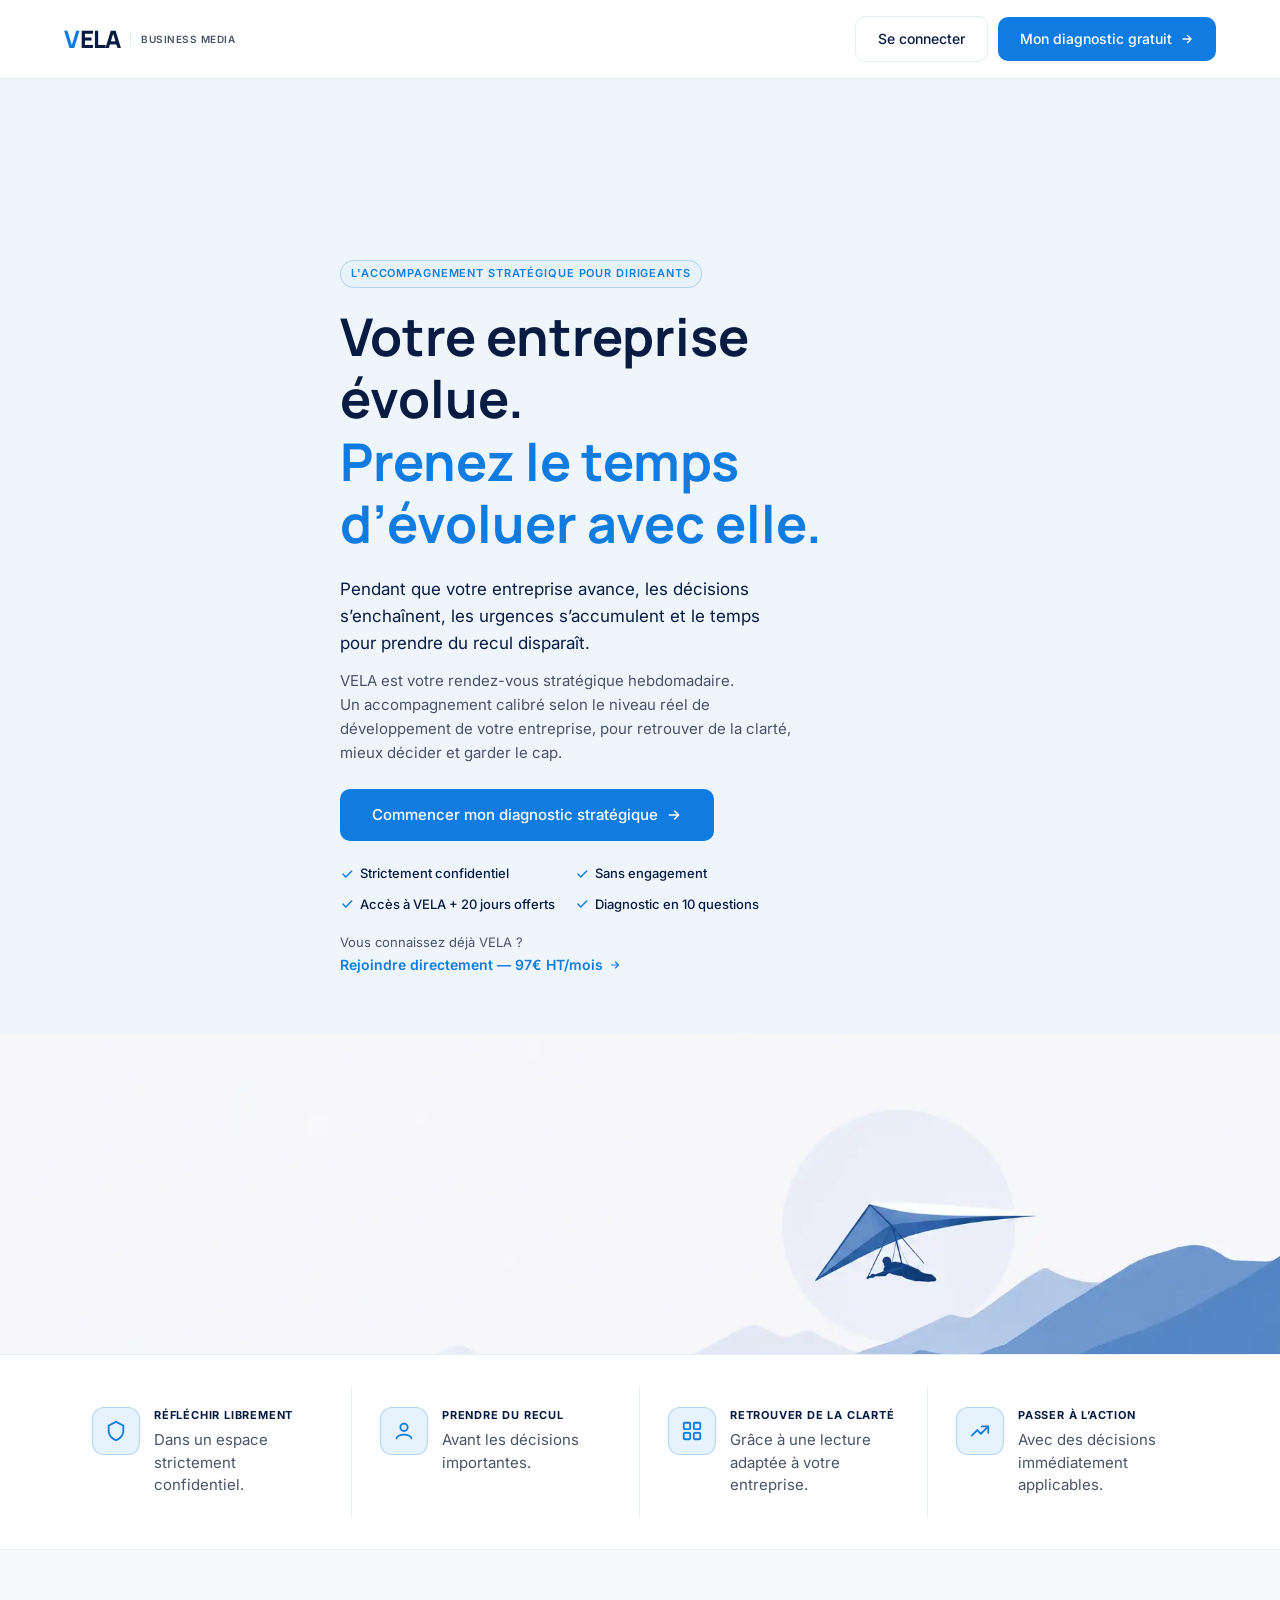
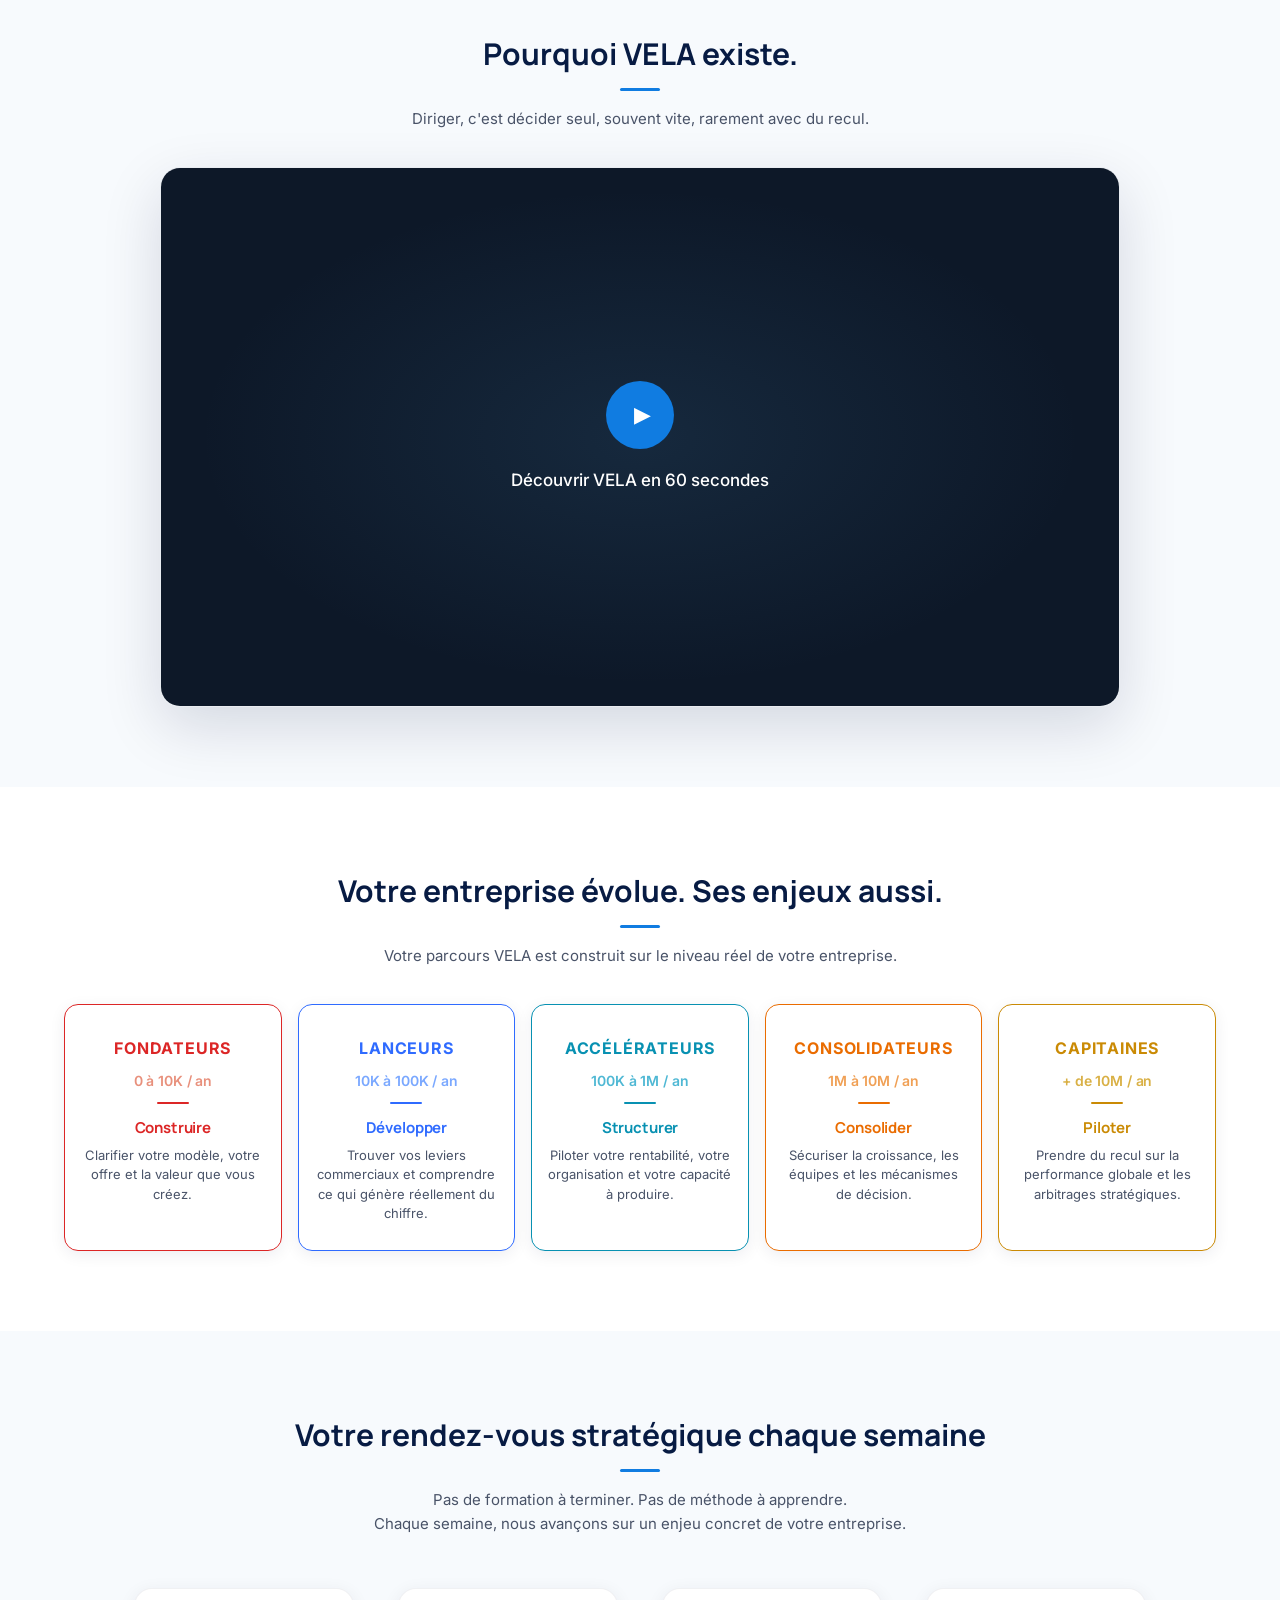
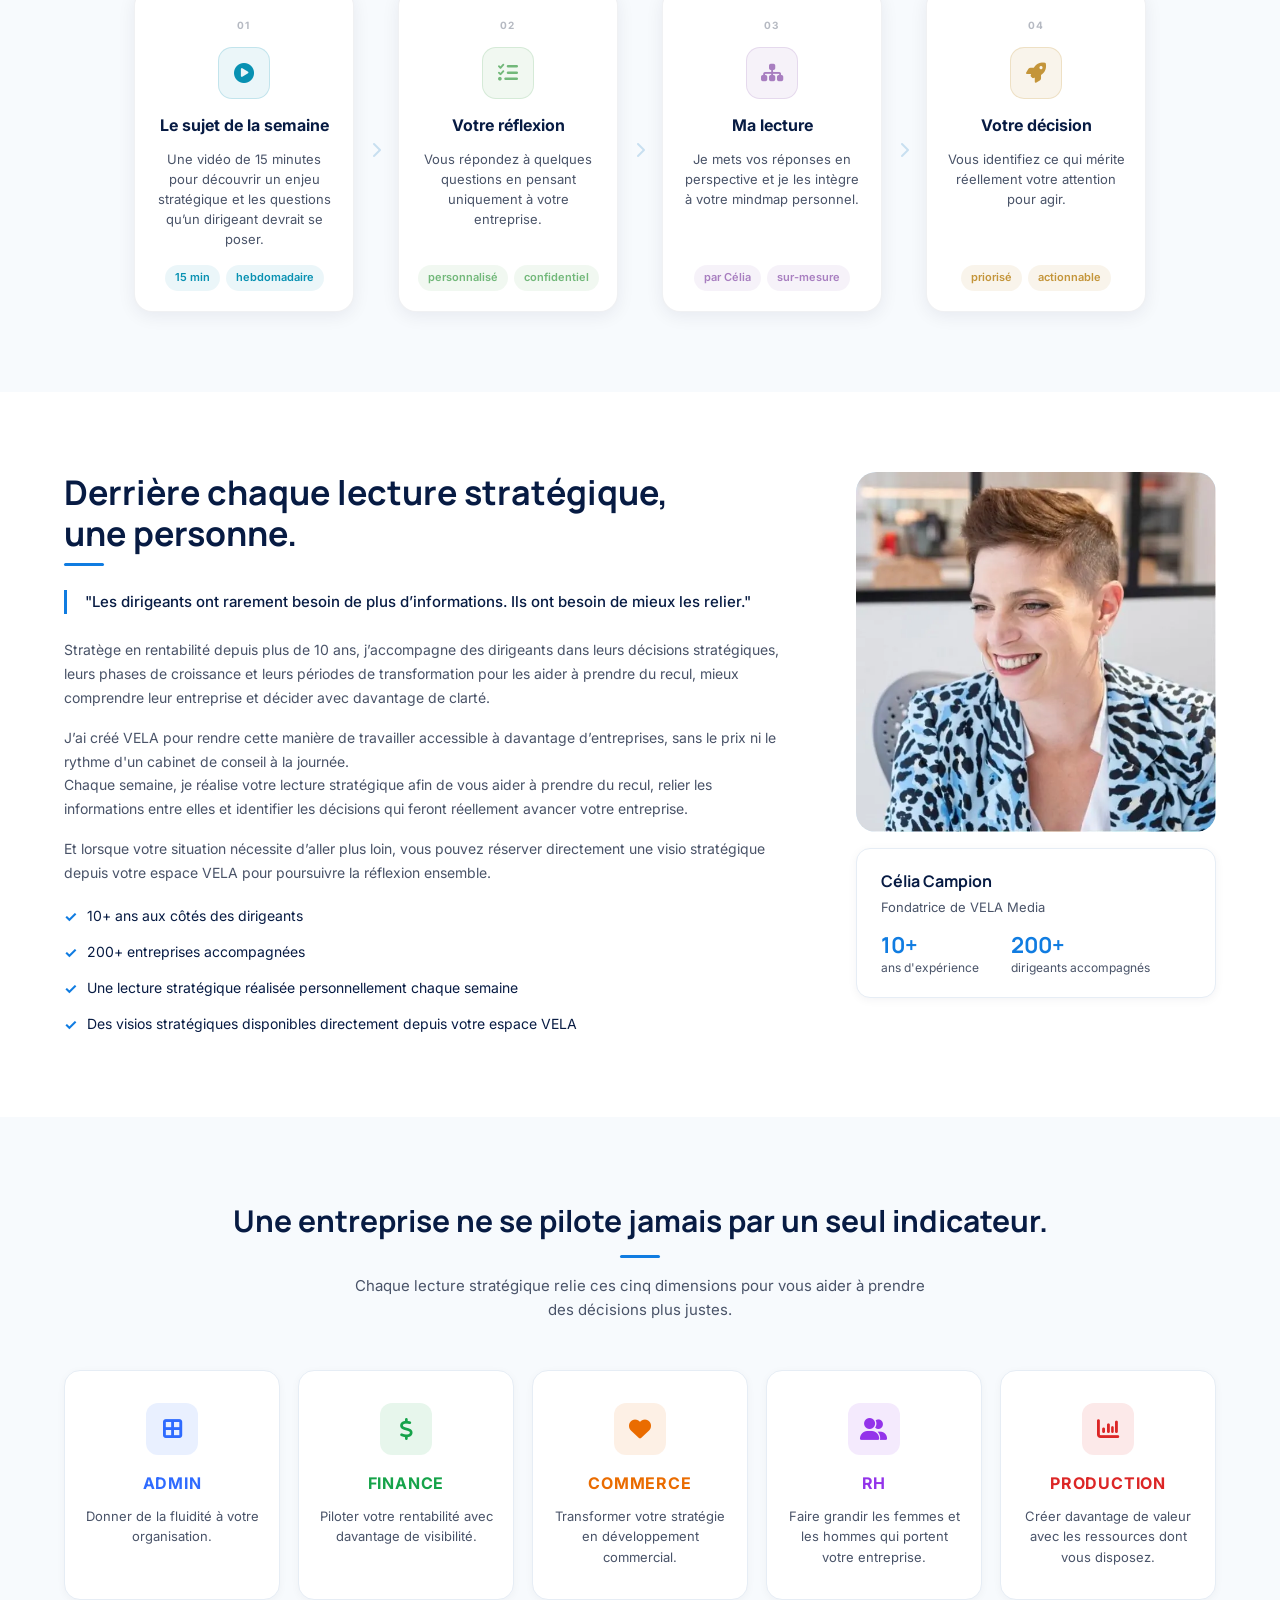
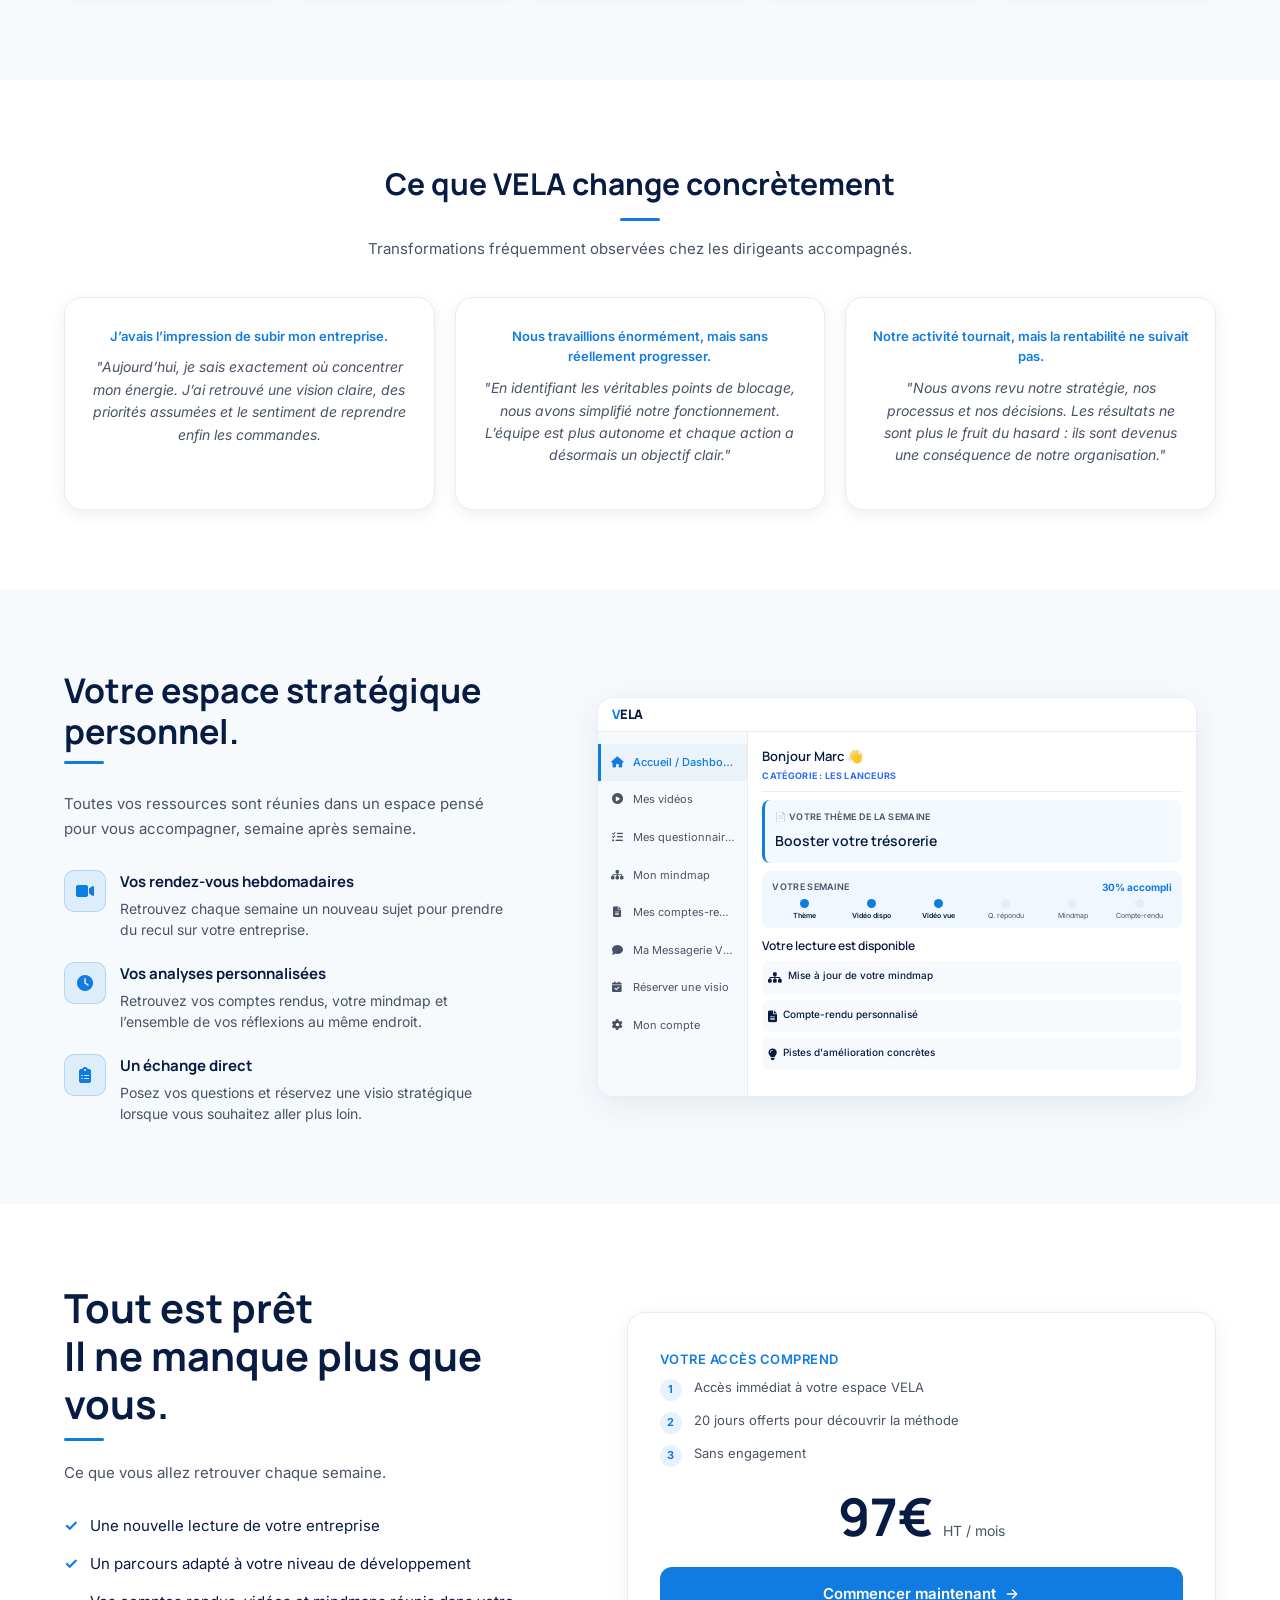
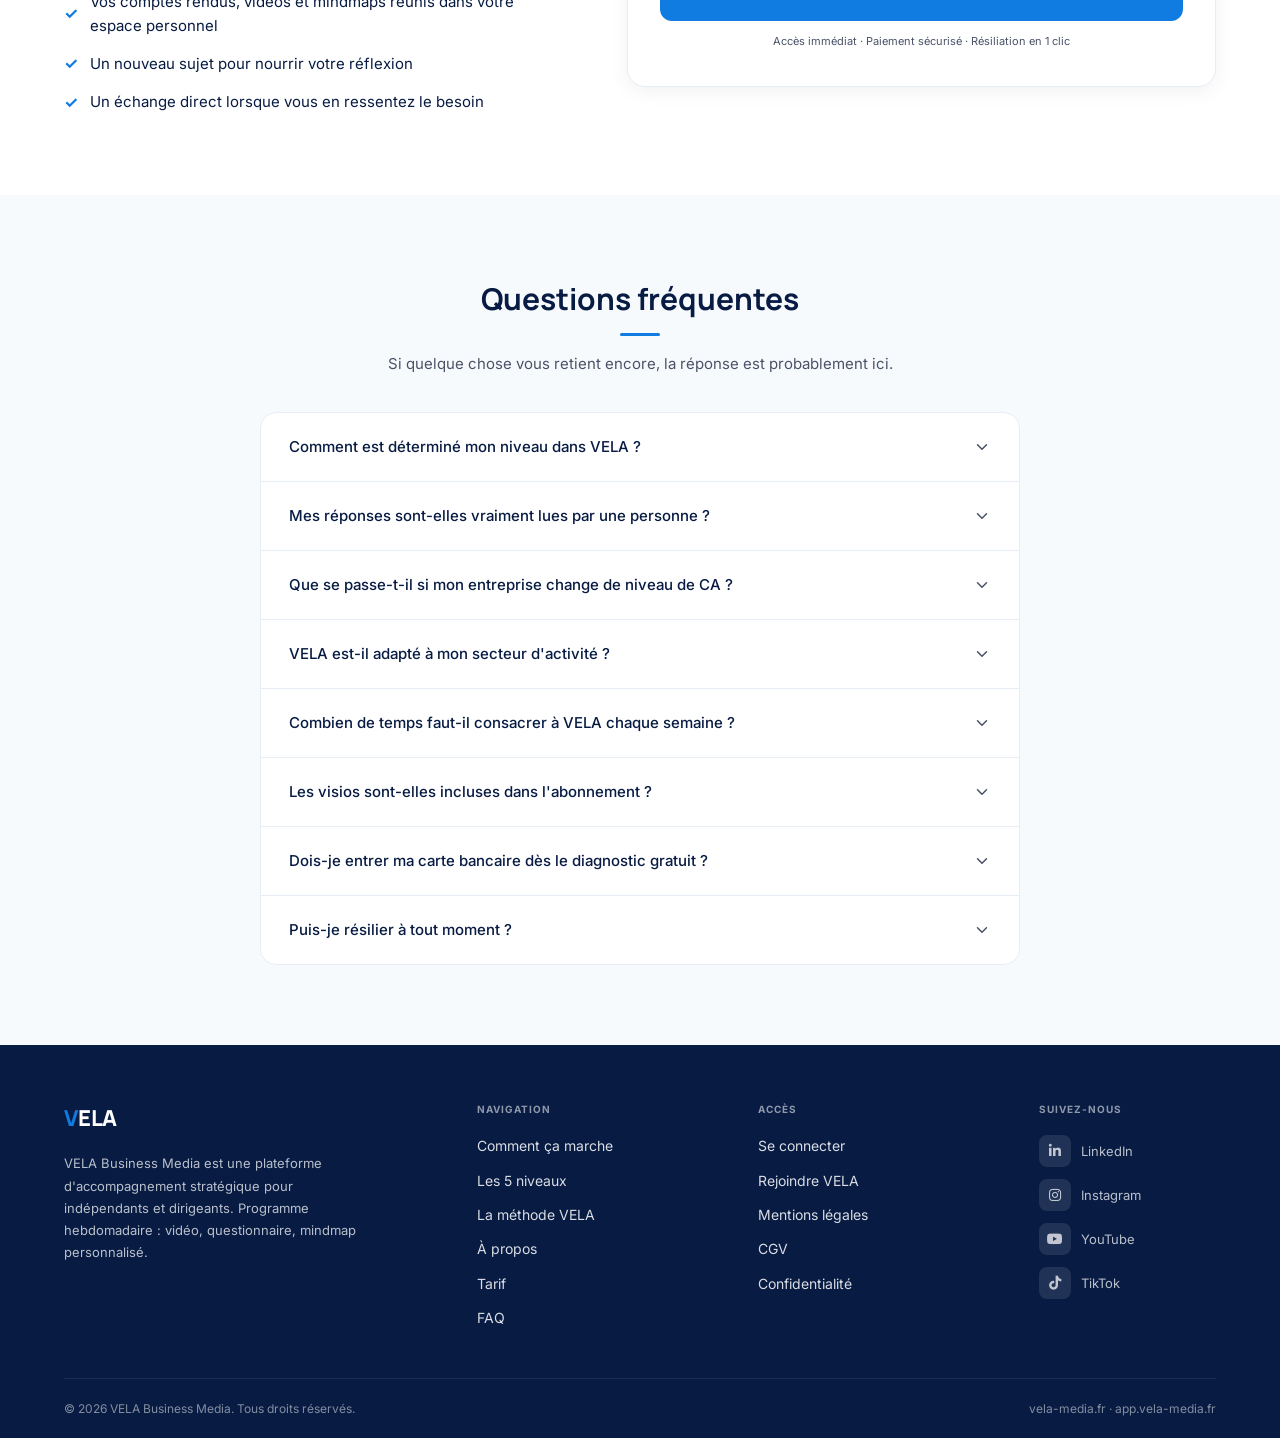
<file: index.html>
<!DOCTYPE html>
<html lang="fr">
<head>
    <meta charset="UTF-8">
    <meta name="viewport" content="width=device-width, initial-scale=1.0">
    <meta name="robots" content="index, follow">
    <meta name="description" content="VELA accompagne les dirigeants de TPE/PME avec un programme hebdomadaire : vidéo, questionnaire, mindmap personnalisé. 5 niveaux selon votre CA. 97€ HT/mois, sans engagement.">

    <!-- Canonical -->
    <link rel="canonical" href="https://vela-media.fr/">

    <!-- Open Graph -->
    <meta property="og:title" content="VELA Business Media — Votre système de pilotage stratégique">
    <meta property="og:description" content="Un programme hebdomadaire pour structurer, décider et faire croître votre entreprise. 5 niveaux adaptés à votre CA.">
    <meta property="og:image" content="https://vela-media.fr/assets/images/og-vela.jpg">
    <meta property="og:image:width" content="1200">
    <meta property="og:image:height" content="630">
    <meta property="og:url" content="https://vela-media.fr/">
    <meta property="og:type" content="website">
    <meta property="og:locale" content="fr_FR">
    <meta property="og:site_name" content="VELA Business Media">

    <!-- Twitter Card -->
    <meta name="twitter:card" content="summary_large_image">
    <meta name="twitter:title" content="VELA Business Media — Votre système de pilotage stratégique">
    <meta name="twitter:description" content="Programme hebdomadaire pour dirigeants : vidéo, questionnaire, mindmap. 97€/mois sans engagement.">
    <meta name="twitter:image" content="https://vela-media.fr/assets/images/og-vela.jpg">

    <!-- Favicon -->
    <link rel="icon" type="image/png" sizes="32x32" href="/assets/images/favicon-32.png">
    <link rel="icon" type="image/png" sizes="16x16" href="/assets/images/favicon-16.png">
    <link rel="apple-touch-icon" sizes="180x180" href="/assets/images/apple-touch-icon.png">

    <!-- Schema.org -->
    <script type="application/ld+json">
    {
      "@context": "https://schema.org",
      "@type": "Organization",
      "name": "VELA Business Media",
      "url": "https://vela-media.fr",
      "logo": "https://vela-media.fr/assets/images/logo-vela.png",
      "description": "Plateforme d'accompagnement stratégique pour dirigeants de TPE/PME.",
      "foundingDate": "2024",
      "founder": {
        "@type": "Person",
        "name": "Célia Campion"
      },
      "sameAs": [
        "https://www.linkedin.com/company/velamediacelia",
        "https://www.instagram.com/vela_media.fr/",
        "https://www.youtube.com/@VELA-Media-by-C%C3%A9lia-Campion"
      ]
    }
    </script>

    <title>VELA Business Media — Plateforme stratégique pour dirigeants | 97€/mois HT</title>

    <link rel="preconnect" href="https://fonts.googleapis.com">
    <link rel="preconnect" href="https://fonts.gstatic.com" crossorigin>
    <link href="https://fonts.googleapis.com/css2?family=Inter:wght@400;500;600&family=Manrope:wght@600;700&display=swap" rel="stylesheet">
    <link rel="stylesheet" href="https://cdnjs.cloudflare.com/ajax/libs/font-awesome/6.5.0/css/all.min.css">
    <link rel="stylesheet" href="styles/main.css">
</head>
<body>
    <!-- Header -->
    <header class="header">
        <div class="container">
            <div class="header-content">
                <div class="logo">
                    <div class="logo-main">
                        <span class="logo-v">V</span><span class="logo-text">ELA</span>
                    </div>
                    <span class="logo-sub">BUSINESS MEDIA</span>
                </div>
                <div class="header-actions">
                    <a href="https://app.vela-media.fr/login" target="_blank" rel="noopener" class="btn-secondary">Se connecter</a>
                    <a href="https://vela-media.fr/diagnostic" class="btn-primary">Mon diagnostic gratuit <svg class="btn-arrow" width="14" height="14" viewBox="0 0 24 24" fill="none" xmlns="http://www.w3.org/2000/svg"><path d="M5 12h14M13 6l6 6-6 6" stroke="currentColor" stroke-width="2.2" stroke-linecap="round" stroke-linejoin="round"/></svg></a>
                </div>
            </div>
        </div>
    </header>

    <!-- Hero Section -->
    <section class="hero">
        <div class="hero-image">
            <img src="assets/images/image_deltaplane.webp" alt="Paysage VELA" class="hero-paysage">
        </div>
        <div class="container">
            <div class="hero-content">
                <div class="hero-text">
                    <span class="hero-badge">L'accompagnement stratégique pour dirigeants</span>
                    <h1>Votre entreprise évolue. <span class="hero-highlight"> <br/> Prenez le temps d’évoluer avec elle.</span></h1>
                    <p class="hero-subtitle">Pendant que votre entreprise avance, les décisions s’enchaînent, les urgences s’accumulent et le temps pour prendre du recul disparaît.</p>
                    <p class="hero-desc">VELA est votre rendez-vous stratégique hebdomadaire. <br> Un accompagnement calibré selon le niveau réel de développement de votre entreprise, pour retrouver de la clarté, mieux décider et garder le cap.</p>
                    <a href="https://vela-media.fr/diagnostic" class="btn-primary btn-large">Commencer mon diagnostic stratégique<svg class="btn-arrow" width="16" height="16" viewBox="0 0 24 24" fill="none" xmlns="http://www.w3.org/2000/svg"><path d="M5 12h14M13 6l6 6-6 6" stroke="currentColor" stroke-width="2.2" stroke-linecap="round" stroke-linejoin="round"/></svg></a>
                    <ul class="hero-features">
                        <li><svg width="14" height="14" viewBox="0 0 24 24" fill="none" xmlns="http://www.w3.org/2000/svg"><path d="M5 12l5 5L20 7" stroke="currentColor" stroke-width="2.5" stroke-linecap="round" stroke-linejoin="round"/></svg> Strictement confidentiel</li>
                        <li><svg width="14" height="14" viewBox="0 0 24 24" fill="none" xmlns="http://www.w3.org/2000/svg"><path d="M5 12l5 5L20 7" stroke="currentColor" stroke-width="2.5" stroke-linecap="round" stroke-linejoin="round"/></svg> Sans engagement</li>
                        <li><svg width="14" height="14" viewBox="0 0 24 24" fill="none" xmlns="http://www.w3.org/2000/svg"><path d="M5 12l5 5L20 7" stroke="currentColor" stroke-width="2.5" stroke-linecap="round" stroke-linejoin="round"/></svg> Accès à VELA + 20 jours offerts</li>
                        <li><svg width="14" height="14" viewBox="0 0 24 24" fill="none" xmlns="http://www.w3.org/2000/svg"><path d="M5 12l5 5L20 7" stroke="currentColor" stroke-width="2.5" stroke-linecap="round" stroke-linejoin="round"/></svg> Diagnostic en 10 questions</li>
                    </ul>
                    <a href="https://app.vela-media.fr/offers/Z2gnVSHb" target="_blank" rel="noopener" class="hero-secondary-link">
                        <span class="hero-secondary-link-q">Vous connaissez déjà VELA ?</span>
                        <span class="hero-secondary-link-cta">Rejoindre directement — 97€ HT/mois <svg class="btn-arrow" width="12" height="12" viewBox="0 0 24 24" fill="none" xmlns="http://www.w3.org/2000/svg"><path d="M5 12h14M13 6l6 6-6 6" stroke="currentColor" stroke-width="2.2" stroke-linecap="round" stroke-linejoin="round"/></svg></span>
                    </a>
                </div>
            </div>
        </div>
    </section>

    <!-- Features Section -->
    <section class="features">
        <div class="container">
            <div class="features-grid">
                <div class="feature-card">
                    <div class="feature-icon">
                        <svg width="40" height="40" viewBox="0 0 24 24" fill="none" xmlns="http://www.w3.org/2000/svg">
                            <path d="M12 2L4 6V12C4 16.42 7.45 20.57 12 22C16.55 20.57 20 16.42 20 12V6L12 2Z" stroke="var(--blue-primary)" stroke-width="2" stroke-linejoin="round"/>
                        </svg>
                    </div>
                    <div class="feature-body">
                        <h3>Réfléchir librement</h3>
                        <p>Dans un espace strictement confidentiel.</p>
                    </div>
                </div>
                <div class="feature-card">
                    <div class="feature-icon">
                        <svg width="40" height="40" viewBox="0 0 24 24" fill="none" xmlns="http://www.w3.org/2000/svg">
                            <circle cx="12" cy="8" r="4" stroke="var(--blue-primary)" stroke-width="2"/>
                            <path d="M4 20C4 17.79 7.58 16 12 16C16.42 16 20 17.79 20 20" stroke="var(--blue-primary)" stroke-width="2" stroke-linecap="round"/>
                        </svg>
                    </div>
                    <div class="feature-body">
                        <h3>Prendre du recul</h3>
                        <p>Avant les décisions importantes.</p>
                    </div>
                </div>
                <div class="feature-card">
                    <div class="feature-icon">
                        <svg width="40" height="40" viewBox="0 0 24 24" fill="none" xmlns="http://www.w3.org/2000/svg">
                            <rect x="3" y="3" width="7" height="7" rx="1" stroke="var(--blue-primary)" stroke-width="2"/>
                            <rect x="14" y="3" width="7" height="7" rx="1" stroke="var(--blue-primary)" stroke-width="2"/>
                            <rect x="3" y="14" width="7" height="7" rx="1" stroke="var(--blue-primary)" stroke-width="2"/>
                            <rect x="14" y="14" width="7" height="7" rx="1" stroke="var(--blue-primary)" stroke-width="2"/>
                        </svg>
                    </div>
                    <div class="feature-body">
                        <h3>Retrouver de la clarté</h3>
                        <p>Grâce à une lecture adaptée à votre entreprise.</p>
                    </div>
                </div>
                <div class="feature-card">
                    <div class="feature-icon">
                        <svg width="40" height="40" viewBox="0 0 24 24" fill="none" xmlns="http://www.w3.org/2000/svg">
                            <path d="M3 17l6-6 4 4 8-8" stroke="var(--blue-primary)" stroke-width="2" stroke-linecap="round" stroke-linejoin="round"/>
                            <path d="M14 7h7v7" stroke="var(--blue-primary)" stroke-width="2" stroke-linecap="round" stroke-linejoin="round"/>
                        </svg>
                    </div>
                    <div class="feature-body">
                        <h3>Passer à l’action</h3>
                        <p>Avec des décisions immédiatement applicables.</p>
                    </div>
                </div>
            </div>
        </div>
    </section>

    <!-- Video Section -->
    <section class="video-section" id="comment-ca-marche">
        <div class="container">
            <h2 class="section-title">Pourquoi VELA existe.</h2>
            <p class="section-intro">Diriger, c'est décider seul, souvent vite, rarement avec du recul.</p>
            <div class="video-wrapper">
                <!-- Thumbnail personnalisé -->
                <div class="video-placeholder" id="videoThumb">
                    <button class="play-button" id="playBtn">▶</button>
                    <p>Découvrir VELA en 60 secondes</p>
                </div>
                <!-- Player Wistia -->
                <div class="video-player" id="videoPlayer">
                    <script src="https://fast.wistia.com/embed/medias/hscdrx3iyb.jsonp" async></script>
                    <script src="https://fast.wistia.com/assets/external/E-v1.js" async></script>
                    <div class="wistia_embed wistia_async_hscdrx3iyb videoFoam=true silentAutoPlay=false" style="width:100%;height:100%;">&nbsp;</div>
                </div>
            </div>
        </div>
    </section>

    <!-- Levels Section -->
    <section class="levels" id="les-5-niveaux">
        <div class="container">
            <h2 class="section-title">Votre entreprise évolue. Ses enjeux aussi.</h2>
            <p class="section-intro">Votre parcours VELA est construit sur le niveau réel de votre entreprise.</p>
            <div class="levels-grid">
                <div class="level-card fondateurs">
                    <h3 class="level-name fondateurs">Fondateurs</h3>
                    <span class="level-ca fondateurs">0 à 10K / an</span>
                    <div class="level-sep fondateurs"></div>
                    <p class="level-action fondateurs">Construire</p>
                    <p>Clarifier votre modèle, votre offre et la valeur que vous créez.</p>
                </div>
                <div class="level-card lanceurs">
                    <h3 class="level-name lanceurs">Lanceurs</h3>
                    <span class="level-ca lanceurs">10K à 100K / an</span>
                    <div class="level-sep lanceurs"></div>
                    <p class="level-action lanceurs">Développer</p>
                    <p>Trouver vos leviers commerciaux et comprendre ce qui génère réellement du chiffre.</p>
                </div>
                <div class="level-card accelerateurs">
                    <h3 class="level-name accelerateurs">Accélérateurs</h3>
                    <span class="level-ca accelerateurs">100K à 1M / an</span>
                    <div class="level-sep accelerateurs"></div>
                    <p class="level-action accelerateurs">Structurer</p>
                    <p>Piloter votre rentabilité, votre organisation et votre capacité à produire.</p>
                </div>
                <div class="level-card consolidateurs">
                    <h3 class="level-name consolidateurs">Consolidateurs</h3>
                    <span class="level-ca consolidateurs">1M à 10M / an</span>
                    <div class="level-sep consolidateurs"></div>
                    <p class="level-action consolidateurs">Consolider</p>
                    <p>Sécuriser la croissance, les équipes et les mécanismes de décision.</p>
                </div>
                <div class="level-card capitaines">
                    <h3 class="level-name capitaines">Capitaines</h3>
                    <span class="level-ca capitaines">+ de 10M / an</span>
                    <div class="level-sep capitaines"></div>
                    <p class="level-action capitaines">Piloter</p>
                    <p>Prendre du recul sur la performance globale et les arbitrages stratégiques.</p>
                </div>
            </div>
        </div>
    </section>

    <!-- Journey Section -->
    <section class="journey">
        <div class="container">
            <h2 class="section-title">Votre rendez-vous stratégique chaque semaine</h2>
            <p class="section-intro">Pas de formation à terminer.
                        Pas de méthode à apprendre. 
                        <br/> Chaque semaine, nous avançons sur un enjeu concret de votre entreprise.
            <div class="journey-steps">
                <div class="step">
                    <span class="step-num">01</span>
                    <div class="step-circle step-video"><i class="fa-solid fa-circle-play"></i></div>
                    <h3>Le sujet de la semaine</h3>
                    <p>Une vidéo de 15 minutes pour découvrir un enjeu stratégique et les questions qu’un dirigeant devrait se poser.</p>
                    <div class="step-tags">
                        <span class="step-tag tag-video">15 min</span>
                        <span class="step-tag tag-video">hebdomadaire</span>
                    </div>
                </div>
                <div class="step-arrow"><i class="fa-solid fa-chevron-right"></i></div>
                <div class="step">
                    <span class="step-num">02</span>
                    <div class="step-circle step-questionnaire"><i class="fa-solid fa-list-check"></i></div>
                    <h3>Votre réflexion</h3>
                    <p>Vous répondez à quelques questions en pensant uniquement à votre entreprise.</p>
                    <div class="step-tags">
                        <span class="step-tag tag-questionnaire">personnalisé</span>
                        <span class="step-tag tag-questionnaire">confidentiel</span>
                    </div>
                </div>
                <div class="step-arrow"><i class="fa-solid fa-chevron-right"></i></div>
                <div class="step">
                    <span class="step-num">03</span>
                    <div class="step-circle step-mindmap"><i class="fa-solid fa-sitemap"></i></div>
                    <h3>Ma lecture</h3>
                    <p>Je mets vos réponses en perspective et je les intègre à votre mindmap personnel.</p>
                    <div class="step-tags">
                        <span class="step-tag tag-mindmap">par Célia</span>
                        <span class="step-tag tag-mindmap">sur-mesure</span>
                    </div>
                </div>
                <div class="step-arrow"><i class="fa-solid fa-chevron-right"></i></div>
                <div class="step">
                    <span class="step-num">04</span>
                    <div class="step-circle step-progression"><i class="fa-solid fa-rocket"></i></div>
                    <h3>Votre décision</h3>
                    <p>Vous identifiez ce qui mérite réellement votre attention pour agir.</p>
                    <div class="step-tags">
                        <span class="step-tag tag-progression">priorisé</span>
                        <span class="step-tag tag-progression">actionnable</span>
                    </div>
                </div>
            </div>
        </div>
    </section>   
    
    <!-- Trust Section -->
    <section class="trust" id="a-propos">
        <div class="container">
            <div class="trust-content">
                <div class="trust-text">
                    <h2>Derrière chaque lecture stratégique,<br>une personne.</h2>
                    <blockquote class="trust-quote">"Les dirigeants ont rarement besoin de plus d’informations. Ils ont besoin de mieux les relier."</blockquote>
                    <p>Stratège en rentabilité depuis plus de 10 ans, j’accompagne des dirigeants dans leurs décisions stratégiques, leurs phases de croissance et leurs périodes de transformation pour les aider à prendre du recul, mieux comprendre leur entreprise et décider avec davantage de clarté.</p>
                    <p>J’ai créé VELA pour rendre cette manière de travailler accessible à davantage d’entreprises, sans le prix ni le rythme d'un cabinet de conseil à la journée. <br>
                    Chaque semaine, je réalise votre lecture stratégique afin de vous aider à prendre du recul, relier les informations entre elles et identifier les décisions qui feront réellement avancer votre entreprise.</p>
                    <p>Et lorsque votre situation nécessite d’aller plus loin, vous pouvez réserver directement une visio stratégique depuis votre espace VELA pour poursuivre la réflexion ensemble.</p>
                    <ul class="trust-bullets">
                        <li>10+ ans aux côtés des dirigeants</li>
                        <li>200+ entreprises accompagnées</li>
                        <li>Une lecture stratégique réalisée personnellement chaque semaine</li>
                        <li>Des visios stratégiques disponibles directement depuis votre espace VELA</li>
                    </ul>
                </div>
                <div class="trust-left">
                    <div class="trust-photo-card">
                        <img src="assets/images/image_portrait_Celia-Campion.webp" alt="Célia Campion" class="trust-photo-img">
                    </div>
                    <div class="trust-bio-card">
                        <div class="trust-bio-header">
                            <p class="trust-name">Célia Campion</p>
                            <p class="trust-role">Fondatrice de VELA Media</p>
                        </div>
                        <div class="trust-stats">
                            <div class="trust-stat">
                                <span class="trust-stat-value">10+</span>
                                <span class="trust-stat-label">ans d'expérience</span>
                            </div>
                            <div class="trust-stat">
                                <span class="trust-stat-value">200+</span>
                                <span class="trust-stat-label">dirigeants accompagnés</span>
                            </div>
                        </div>
                    </div>
                </div>
            </div>
        </div>
    </section>

    <!-- Pillars Section -->
    <section class="pillars">
        <div class="container">
            <h2 class="section-title">Une entreprise ne se pilote jamais par un seul indicateur.</h2>
            <p class="section-intro">Chaque lecture stratégique relie ces cinq dimensions pour vous aider à prendre des décisions plus justes.</p>
            <div class="pillars-grid">
                <div class="pillar-card">
                    <div class="pillar-icon admin"><i class="fa-solid fa-border-all"></i></div>
                    <h3 class="pillar-name admin">Admin</h3>
                    <p>Donner de la fluidité à votre organisation.</p>
                </div>
                <div class="pillar-card">
                    <div class="pillar-icon finance"><i class="fa-solid fa-dollar-sign"></i></div>
                    <h3 class="pillar-name finance">Finance</h3>
                    <p>Piloter votre rentabilité avec davantage de visibilité.</p>
                </div>
                <div class="pillar-card">
                    <div class="pillar-icon commerce"><i class="fa-solid fa-heart"></i></div>
                    <h3 class="pillar-name commerce">Commerce</h3>
                    <p>Transformer votre stratégie en développement commercial.</p>
                </div>
                <div class="pillar-card">
                    <div class="pillar-icon rh"><i class="fa-solid fa-user-group"></i></div>
                    <h3 class="pillar-name rh">RH</h3>
                    <p>Faire grandir les femmes et les hommes qui portent votre entreprise.</p>
                </div>
                <div class="pillar-card">
                    <div class="pillar-icon production"><i class="fa-solid fa-chart-column"></i></div>
                    <h3 class="pillar-name production">Production</h3>
                    <p>Créer davantage de valeur avec les ressources dont vous disposez.</p>
                </div>
            </div>
        </div>
    </section>

    <!-- Testimonials Section -->
    <section class="testimonials" id="temoignages">
        <div class="container">
            <h2 class="section-title">Ce que VELA change concrètement</h2>
            <p class="section-intro">Transformations fréquemment observées chez les dirigeants accompagnés.</p>
            <div class="testimonials-grid">
                <div class="testimonial-card">
                    <!--<div class="testimonial-avatar">AC</div>-->
                    <p class="testimonial-result">J’avais l’impression de subir mon entreprise.</p>
                    <p class="testimonial-quote">"Aujourd’hui, je sais exactement où concentrer mon énergie. J’ai retrouvé une vision claire, des priorités assumées et le sentiment de reprendre enfin les commandes.</p>
                    <!--<p class="testimonial-result"></p>-->
                    <!--<p class="testimonial-name">Antoine C. — Dirigeant d’une PME industrielle</p>-->
                </div>
                <div class="testimonial-card">
                    <!--<div class="testimonial-avatar">CL</div>-->
                    <p class="testimonial-result">Nous travaillions énormément, mais sans réellement progresser.</p>
                    <p class="testimonial-quote">"En identifiant les véritables points de blocage, nous avons simplifié notre fonctionnement. L’équipe est plus autonome et chaque action a désormais un objectif clair."</p>
                    <!--<p class="testimonial-result"></p>-->
                    <!--<p class="testimonial-name">Claire L. — Fondatrice d’un cabinet d’architecture</p>-->
                </div>
                <div class="testimonial-card">
                    <!--<div class="testimonial-avatar">SM</div>-->
                    <p class="testimonial-result">Notre activité tournait, mais la rentabilité ne suivait pas.</p>
                    <p class="testimonial-quote">"Nous avons revu notre stratégie, nos processus et nos décisions. Les résultats ne sont plus le fruit du hasard : ils sont devenus une conséquence de notre organisation."</p>
                    <!--<p class="testimonial-result"></p>-->
                    <!--<p class="testimonial-name">Sophie M. — Dirigeante d’une entreprise de services.</p>-->
                </div>
            </div>
        </div>
    </section>

    <!-- Dashboard Section -->
    <section class="dashboard" id="la-methode">
        <div class="container">
            <div class="dashboard-content">
                <div class="dashboard-text">
                    <h2>Votre espace stratégique personnel.</h2>
                    <p>Toutes vos ressources sont réunies dans un espace pensé pour vous accompagner, semaine après semaine.</p>
                    <div class="dash-features">
                        <div class="dash-feature-item">
                            <div class="dash-feature-icon videos"><i class="fa-solid fa-video"></i></div>
                            <div class="dash-feature-body">
                                <h4>Vos rendez-vous hebdomadaires</h4>
                                <p>Retrouvez chaque semaine un nouveau sujet pour prendre du recul sur votre entreprise.</p>
                            </div>
                        </div>
                        <div class="dash-feature-item">
                            <div class="dash-feature-icon tools"><i class="fa-solid fa-clock"></i></div>
                            <div class="dash-feature-body">
                                <h4>Vos analyses personnalisées</h4>
                                <p>Retrouvez vos comptes rendus, votre mindmap et l’ensemble de vos réflexions au même endroit.</p>
                            </div>
                        </div>
                        <div class="dash-feature-item">
                            <div class="dash-feature-icon suivi"><i class="fa-solid fa-clipboard-list"></i></div>
                            <div class="dash-feature-body">
                                <h4>Un échange direct</h4>
                                <p>Posez vos questions et réservez une visio stratégique lorsque vous souhaitez aller plus loin.</p>
                            </div>
                        </div>
                    </div>
                </div>
                <div class="dashboard-image">
                    <div class="dashboard-mockup">
                        <div class="dash-logo-bar">
                            <div class="dash-logo-info">
                                <div class="dash-logo-name">
                                    <span class="dash-logo-v">V</span><span class="dash-logo-txt">ELA</span>
                                </div>

                            </div>
                        </div>
                        <div class="dashboard-wrapper">
                            <div class="dashboard-menu">
                                <div class="menu-item active"><i class="fa-solid fa-house"></i> Accueil / Dashboard</div>
                                <div class="menu-item"><i class="fa-solid fa-circle-play"></i> Mes vidéos</div>
                                <div class="menu-item"><i class="fa-solid fa-list-check"></i> Mes questionnaires</div>
                                <div class="menu-item"><i class="fa-solid fa-sitemap"></i> Mon mindmap</div>
                                <div class="menu-item"><i class="fa-solid fa-file-lines"></i> Mes comptes-rendus</div>
                                <div class="menu-item"><i class="fa-solid fa-comment"></i> Ma Messagerie VELA</div>
                                <div class="menu-item"><i class="fa-solid fa-calendar-check"></i> Réserver une visio</div>
                                <div class="menu-item"><i class="fa-solid fa-gear"></i> Mon compte</div>
                            </div>
                            <div class="dashboard-main">
                                <div class="dashboard-header-content">
                                    <div class="dashboard-greeting">
                                        <h4>Bonjour Marc 👋</h4>
                                        <span class="dashboard-category">Catégorie : Les Lanceurs</span>
                                    </div>
                                </div>
                                <div class="dashboard-theme">
                                    <span class="theme-label">📄 VOTRE THÈME DE LA SEMAINE</span>
                                    <h3>Booster votre trésorerie</h3>
                                </div>
                                <div class="dashboard-progress">
                                    <div class="dashboard-progress-head">
                                        <span>Votre semaine</span>
                                        <span class="dashboard-progress-percent">30% accompli</span>
                                    </div>
                                    <div class="dashboard-progress-track">
                                        <div class="dashboard-progress-step done">
                                            <span class="dashboard-progress-dot"></span>
                                            <span class="dashboard-progress-step-label">Thème</span>
                                        </div>
                                        <div class="dashboard-progress-step done">
                                            <span class="dashboard-progress-dot"></span>
                                            <span class="dashboard-progress-step-label">Vidéo dispo</span>
                                        </div>
                                        <div class="dashboard-progress-step done">
                                            <span class="dashboard-progress-dot"></span>
                                            <span class="dashboard-progress-step-label">Vidéo vue</span>
                                        </div>
                                        <div class="dashboard-progress-step">
                                            <span class="dashboard-progress-dot"></span>
                                            <span class="dashboard-progress-step-label">Q. répondu</span>
                                        </div>
                                        <div class="dashboard-progress-step">
                                            <span class="dashboard-progress-dot"></span>
                                            <span class="dashboard-progress-step-label">Mindmap</span>
                                        </div>
                                        <div class="dashboard-progress-step">
                                            <span class="dashboard-progress-dot"></span>
                                            <span class="dashboard-progress-step-label">Compte-rendu</span>
                                        </div>
                                    </div>
                                </div>
                                <div class="dashboard-section">
                                    <h4>Votre lecture est disponible</h4>
                                    <div class="dashboard-item compact">
                                        <span class="item-icon"><i class="fa-solid fa-sitemap"></i></span>
                                        <div class="item-content">
                                            <p class="item-title">Mise à jour de votre mindmap</p>
                                        </div>
                                    </div>
                                    <div class="dashboard-item compact">
                                        <span class="item-icon"><i class="fa-solid fa-file-lines"></i></span>
                                        <div class="item-content">
                                            <p class="item-title">Compte-rendu personnalisé</p>
                                        </div>
                                    </div>
                                    <div class="dashboard-item compact">
                                        <span class="item-icon"><i class="fa-solid fa-lightbulb"></i></span>
                                        <div class="item-content">
                                            <p class="item-title">Pistes d'amélioration concrètes</p>
                                        </div>
                                    </div>
                                </div>
                            </div>
                        </div>
                    </div>
                </div>
            </div>
        </div>
    </section>    

    <!-- Pricing Section -->
    <section class="pricing" id="tarif">
        <div class="container">
            <div class="pricing-wrapper">
                <div class="pricing-content">
                    <h2>Tout est prêt<br>Il ne manque plus que vous.</h2>
                    <p class="pricing-intro">Ce que vous allez retrouver chaque semaine.</p>
                    <ul class="pricing-features">
                        <li>Une nouvelle lecture de votre entreprise</li>
                        <li>Un parcours adapté à votre niveau de développement</li>
                        <li>Vos comptes rendus, vidéos et mindmaps réunis dans votre espace personnel</li>
                        <li>Un nouveau sujet pour nourrir votre réflexion</li>
                        <li>Un échange direct lorsque vous en ressentez le besoin</li>
                    </ul>
                </div>
                <div class="pricing-card">
                    <p style="font-size:13px;font-weight:600;color:var(--blue-primary,#107CE1);text-transform:uppercase;letter-spacing:0.5px;margin-bottom:8px;">Votre accès comprend</p>
                    <ol class="pricing-steps">
                        <li>Accès immédiat à votre espace VELA</li>
                        <li>20 jours offerts pour découvrir la méthode</li>
                        <li>Sans engagement</li>
                    </ol>
                    <div class="pricing-amount">
                        <span class="amount">97€</span>
                        <span class="period">HT / mois</span>
                    </div>
                    <a href="https://app.vela-media.fr/offers/Z2gnVSHb" target="_blank" rel="noopener" class="btn-primary btn-pricing-full">Commencer maintenant <svg class="btn-arrow" width="16" height="16" viewBox="0 0 24 24" fill="none" xmlns="http://www.w3.org/2000/svg"><path d="M5 12h14M13 6l6 6-6 6" stroke="currentColor" stroke-width="2.2" stroke-linecap="round" stroke-linejoin="round"/></svg></a>
                    <p class="pricing-disclaimer">Accès immédiat · Paiement sécurisé · Résiliation en 1 clic</p>
                </div>                
            </div>
        </div>
    </section>


    <!-- FAQ Section -->
    <section class="faq" id="faq">
        <div class="container">
            <h2 class="section-title">Questions fréquentes</h2>
            <p class="section-intro">Si quelque chose vous retient encore, la réponse est probablement ici.</p>
            <div class="faq-list">
                <details class="faq-item">
                    <summary class="faq-question">Comment est déterminé mon niveau dans VELA ?<svg class="faq-chevron" width="18" height="18" viewBox="0 0 24 24" fill="none"><path d="M6 9l6 6 6-6" stroke="currentColor" stroke-width="2" stroke-linecap="round" stroke-linejoin="round"/></svg></summary>
                    <div class="faq-answer">Dès l'inscription, vous remplissez un questionnaire en indiquant votre niveau de chiffre d'affaires.<br>Votre espace se configure automatiquement — contenus, mindmap, parcours. Tout est calibré sur votre réalité, pas sur une moyenne. Un conseil : jouez le jeu.<br>Chaque contenu est construit pour votre tranche de CA : les angles, les exemples, les décisions à prendre. Ce n'est pas générique. C'est fait pour vous.</div>
                </details>
                <details class="faq-item">
                    <summary class="faq-question">Mes réponses sont-elles vraiment lues par une personne ?<svg class="faq-chevron" width="18" height="18" viewBox="0 0 24 24" fill="none"><path d="M6 9l6 6 6-6" stroke="currentColor" stroke-width="2" stroke-linecap="round" stroke-linejoin="round"/></svg></summary>
                    <div class="faq-answer">Oui. Aucune réponse automatique générique : je lis et j'analyse personnellement chaque questionnaire pour vous proposer une lecture qui correspond réellement à votre situation.<br>Comptez environ 48h pour recevoir votre première analyse — le temps de la lire avec attention.</div>
                </details>
                <details class="faq-item">
                    <summary class="faq-question">Que se passe-t-il si mon entreprise change de niveau de CA ?<svg class="faq-chevron" width="18" height="18" viewBox="0 0 24 24" fill="none"><path d="M6 9l6 6 6-6" stroke="currentColor" stroke-width="2" stroke-linecap="round" stroke-linejoin="round"/></svg></summary>
                    <div class="faq-answer">C'est exactement ce qu'on cherche. Contactez-nous via la messagerie VELA et on s'occupe de mettre à jour votre espace client. Le programme grandit au rythme de votre entreprise.</div>
                </details>
                <details class="faq-item">
                    <summary class="faq-question">VELA est-il adapté à mon secteur d'activité ?<svg class="faq-chevron" width="18" height="18" viewBox="0 0 24 24" fill="none"><path d="M6 9l6 6 6-6" stroke="currentColor" stroke-width="2" stroke-linecap="round" stroke-linejoin="round"/></svg></summary>
                    <div class="faq-answer">Oui. Les enjeux stratégiques d'un dirigeant : structurer, vendre, recruter, piloter — sont les mêmes quel que soit le secteur (Commerce, services, industrie, professions libérales, artisanat).<br>VELA parle votre langue.</div>
                </details>
                <details class="faq-item">
                    <summary class="faq-question">Combien de temps faut-il consacrer à VELA chaque semaine ?<svg class="faq-chevron" width="18" height="18" viewBox="0 0 24 24" fill="none"><path d="M6 9l6 6 6-6" stroke="currentColor" stroke-width="2" stroke-linecap="round" stroke-linejoin="round"/></svg></summary>
                    <div class="faq-answer">30 à 45 minutes. Un email le lundi, une vidéo le mercredi puis un questionnaire de 5 min. Votre mindmap se met à jour automatiquement. Conçu pour les dirigeants dont le temps est la ressource la plus précieuse.</div>
                </details>
                <details class="faq-item">
                    <summary class="faq-question">Les visios sont-elles incluses dans l'abonnement ?<svg class="faq-chevron" width="18" height="18" viewBox="0 0 24 24" fill="none"><path d="M6 9l6 6 6-6" stroke="currentColor" stroke-width="2" stroke-linecap="round" stroke-linejoin="round"/></svg></summary>
                    <div class="faq-answer">L'abonnement à 97€ HT/mois donne accès à l'intégralité du programme. Si vous souhaitez aller plus vite ou traiter un sujet en direct, des visios stratégiques sont disponibles en option : 45 min à 150€ HT, 1h30 à 250€ HT.</div>
                </details>
                <details class="faq-item">
                    <summary class="faq-question">Dois-je entrer ma carte bancaire dès le diagnostic gratuit ?<svg class="faq-chevron" width="18" height="18" viewBox="0 0 24 24" fill="none"><path d="M6 9l6 6 6-6" stroke="currentColor" stroke-width="2" stroke-linecap="round" stroke-linejoin="round"/></svg></summary>
                    <div class="faq-answer">Le diagnostic en lui-même est gratuit et ne nécessite aucun paiement. La création de votre espace personnel demande en revanche une carte bancaire — c'est une contrainte technique de notre plateforme.<br>Aucun prélèvement n'est effectué immédiatement : vous recevez un rappel avant tout paiement, et vous pouvez vous désabonner en un clic si vous ne souhaitez pas continuer.</div>
                </details>
                <details class="faq-item">
                    <summary class="faq-question">Puis-je résilier à tout moment ?<svg class="faq-chevron" width="18" height="18" viewBox="0 0 24 24" fill="none"><path d="M6 9l6 6 6-6" stroke="currentColor" stroke-width="2" stroke-linecap="round" stroke-linejoin="round"/></svg></summary>
                    <div class="faq-answer">Oui. Sans engagement, sans préavis, sans frais. Résiliation en un clic depuis votre espace membre. Votre accès reste actif jusqu'à la fin de la période déjà payée.</div>
                </details>
            </div>
        </div>
    </section>

    <!-- Footer -->
    <footer class="footer">
        <div class="container">
            <div class="footer-main">
                <div class="footer-brand">
                    <div class="footer-logo">
                        <span class="footer-logo-v">V</span><span class="footer-logo-text">ELA</span>
                    </div>
                    <p class="footer-desc">VELA Business Media est une plateforme d'accompagnement stratégique pour indépendants et dirigeants. Programme hebdomadaire : vidéo, questionnaire, mindmap personnalisé.</p>
                </div>
                <div class="footer-nav">
                    <h4 class="footer-heading">Navigation</h4>
                    <ul>
                        <li><a href="#comment-ca-marche">Comment ça marche</a></li>
                        <li><a href="#les-5-niveaux">Les 5 niveaux</a></li>
                        <li><a href="#la-methode">La méthode VELA</a></li>
                        <li><a href="#a-propos">À propos</a></li>
                        <li><a href="#tarif">Tarif</a></li>
                        <li><a href="#faq">FAQ</a></li>
                    </ul>
                </div>
                <div class="footer-nav">
                    <h4 class="footer-heading">Accès</h4>
                    <ul>
                        <li><a href="https://app.vela-media.fr/login" target="_blank" rel="noopener">Se connecter</a></li>
                        <li><a href="https://app.vela-media.fr/offers/Z2gnVSHb" target="_blank" rel="noopener">Rejoindre VELA</a></li>
                        <li><a href="legal.html#mentions">Mentions légales</a></li>
                        <li><a href="legal.html#cgv">CGV</a></li>
                        <li><a href="legal.html#confidentialite">Confidentialité</a></li>
                    </ul>
                </div>
                <div class="footer-nav">
                    <h4 class="footer-heading">Suivez-nous</h4>
                    <div class="footer-social">
                        <a href="https://www.linkedin.com/company/velamediacelia" target="_blank" rel="noopener">
                            <span class="footer-social-icon"><i class="fa-brands fa-linkedin-in"></i></span>
                            LinkedIn
                        </a>
                        <a href="https://www.instagram.com/vela_media.fr/" target="_blank" rel="noopener">
                            <span class="footer-social-icon"><i class="fa-brands fa-instagram"></i></span>
                            Instagram
                        </a>
                        <a href="https://www.youtube.com/@VELA-Media-by-C%C3%A9lia-Campion" target="_blank" rel="noopener">
                            <span class="footer-social-icon"><i class="fa-brands fa-youtube"></i></span>
                            YouTube
                        </a>
                        <a href="https://www.tiktok.com/@celiacampion" target="_blank" rel="noopener">
                            <span class="footer-social-icon"><i class="fa-brands fa-tiktok"></i></span>
                            TikTok
                        </a>
                    </div>
                </div>
            </div>
            <div class="footer-bottom">
                <p>&copy; <span id="footer-year"></span> VELA Business Media. Tous droits réservés.</p>
                <p>vela-media.fr · app.vela-media.fr</p>
            </div>
        </div>
    </footer>

    <script src="js/main.js"></script>
</body>
</html>
</file>
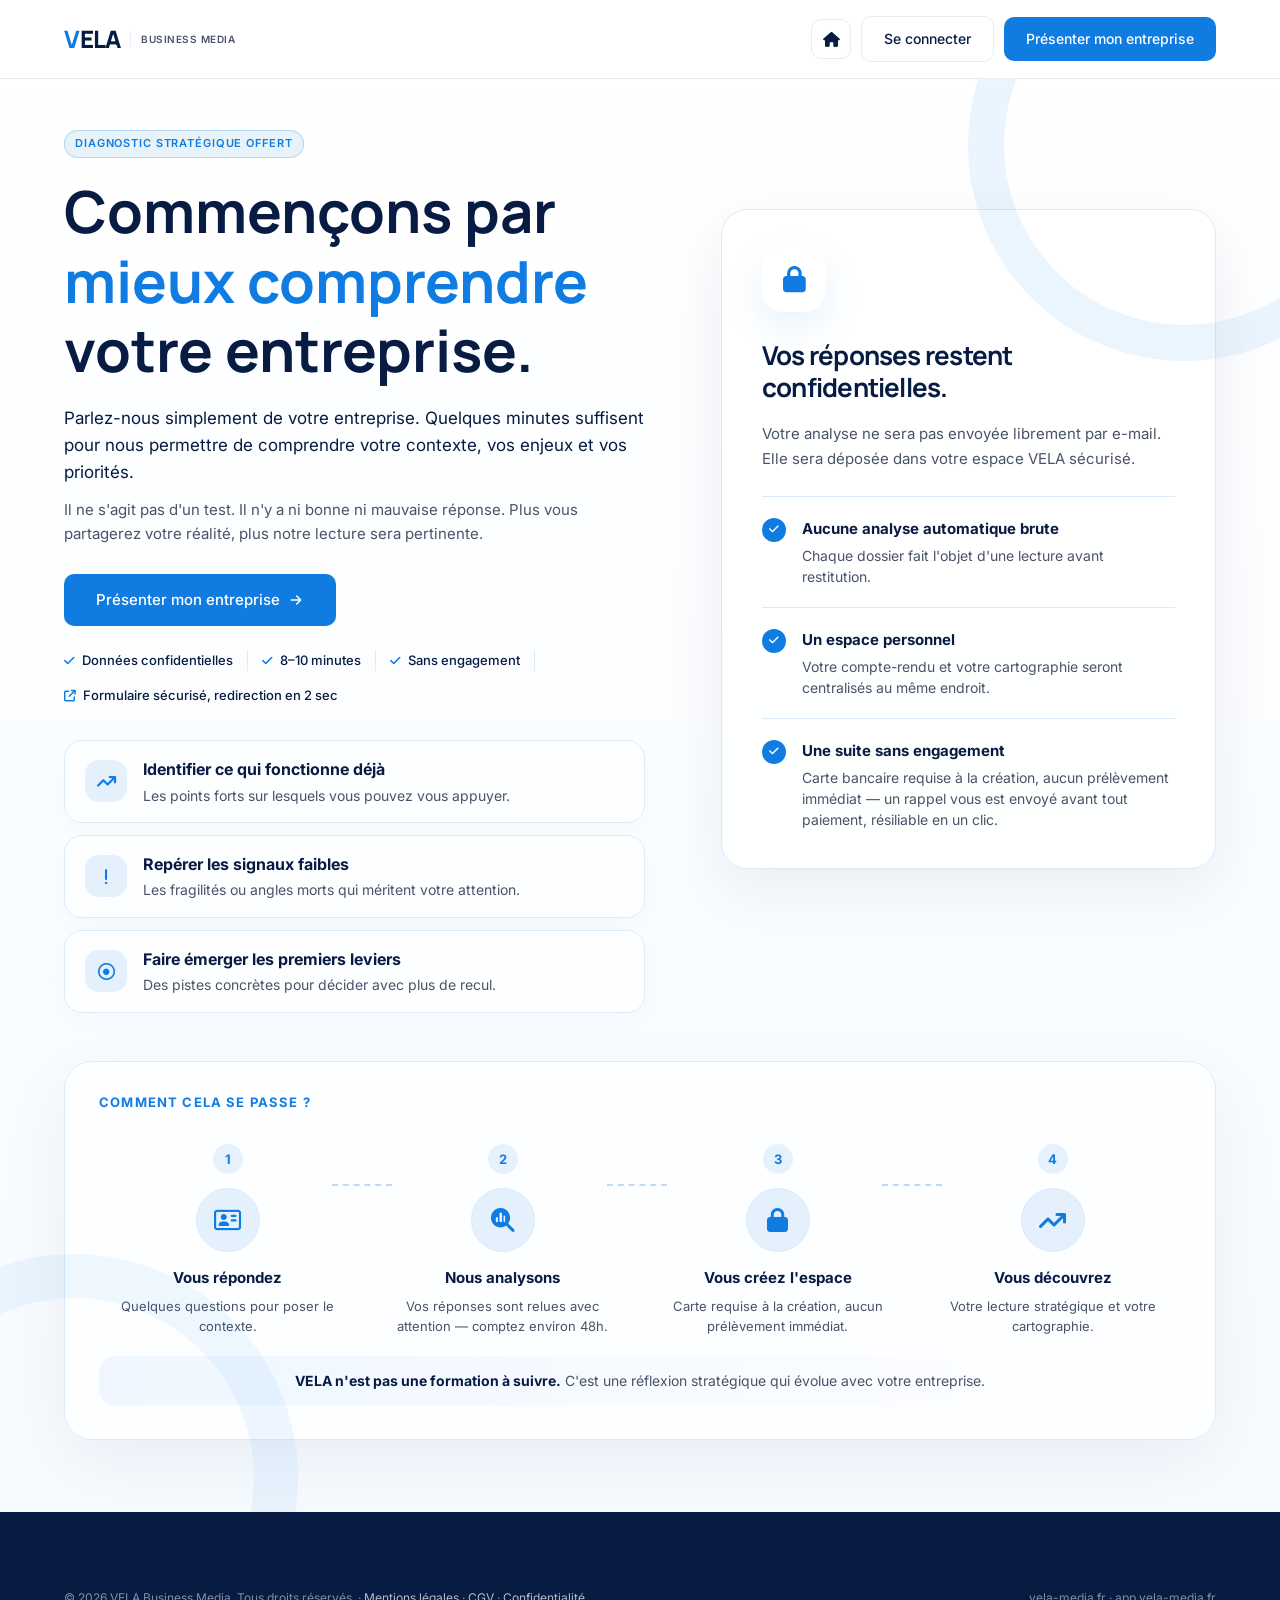
<file: diagnostic.html>
<!DOCTYPE html>
<html lang="fr">
<head>
    <meta charset="UTF-8">
    <meta name="viewport" content="width=device-width, initial-scale=1.0">
    <meta name="robots" content="index, follow">
    <meta name="description" content="Commencez votre diagnostic stratégique VELA : répondez à quelques questions et recevez une analyse personnalisée dans un espace sécurisé.">
    <title>Commencer votre diagnostic stratégique gratuit — VELA Business Media</title>

    <link rel="canonical" href="https://vela-media.fr/diagnostic">

    <!-- Favicon -->
    <link rel="icon" type="image/png" sizes="32x32" href="/assets/images/favicon-32.png">
    <link rel="icon" type="image/png" sizes="16x16" href="/assets/images/favicon-16.png">
    <link rel="apple-touch-icon" sizes="180x180" href="/assets/images/apple-touch-icon.png">

    <link rel="preconnect" href="https://fonts.googleapis.com">
    <link rel="preconnect" href="https://fonts.gstatic.com" crossorigin>
    <link href="https://fonts.googleapis.com/css2?family=Inter:wght@400;500;600&family=Manrope:wght@600;700&display=swap" rel="stylesheet">
    <link rel="stylesheet" href="https://cdnjs.cloudflare.com/ajax/libs/font-awesome/6.5.0/css/all.min.css">
    <link rel="stylesheet" href="styles/main.css">
    <link rel="stylesheet" href="styles/diagnostic.css">
</head>
<body>
    <!-- Header -->
    <header class="header">
        <div class="container">
            <div class="header-content">
                <div class="logo">
                    <div class="logo-main">
                        <span class="logo-v">V</span><span class="logo-text">ELA</span>
                    </div>
                    <span class="logo-sub">BUSINESS MEDIA</span>
                </div>
                <div class="header-actions">
                    <a href="/" aria-label="Accueil" class="header-home-link"><i class="fa-solid fa-house"></i></a>
                    <a href="https://app.vela-media.fr/login" target="_blank" rel="noopener" class="btn-secondary">Se connecter</a>
                    <a href="https://form.typeform.com/to/ZPnfNK0t" target="_blank" rel="noopener" class="btn-primary">Présenter mon entreprise</a>
                </div>
            </div>
        </div>
    </header>

    <div class="commencer-page">
        <div class="container">
            <section class="commencer-hero">
                <div class="commencer-hero-left">
                    <span class="hero-badge">Diagnostic stratégique offert</span>
                    <h1 class="commencer-h1">Commençons par <span class="highlight">mieux comprendre</span> votre entreprise.</h1>
                    <p class="commencer-lead">Parlez-nous simplement de votre entreprise. Quelques minutes suffisent pour nous permettre de comprendre votre contexte, vos enjeux et vos priorités.</p>
                    <p class="commencer-sublead">Il ne s'agit pas d'un test. Il n'y a ni bonne ni mauvaise réponse. Plus vous partagerez votre réalité, plus notre lecture sera pertinente.</p>

                    <div class="commencer-actions">
                        <a class="btn-primary btn-large" href="https://form.typeform.com/to/ZPnfNK0t" target="_blank" rel="noopener">Présenter mon entreprise <svg class="btn-arrow" width="16" height="16" viewBox="0 0 24 24" fill="none" xmlns="http://www.w3.org/2000/svg"><path d="M5 12h14M13 6l6 6-6 6" stroke="currentColor" stroke-width="2.2" stroke-linecap="round" stroke-linejoin="round"/></svg></a>
                        <div class="commencer-reassurance">
                            <span><i class="fa-solid fa-check"></i>Données confidentielles</span>
                            <span><i class="fa-solid fa-check"></i>8–10 minutes</span>
                            <span><i class="fa-solid fa-check"></i>Sans engagement</span>
                            <span><i class="fa-solid fa-arrow-up-right-from-square"></i>Formulaire sécurisé, redirection en 2 sec</span>
                        </div>
                    </div>

                    <div class="commencer-proofs">
                        <div class="commencer-proof">
                            <div class="commencer-proof-icon"><i class="fa-solid fa-arrow-trend-up"></i></div>
                            <div><strong>Identifier ce qui fonctionne déjà</strong><span>Les points forts sur lesquels vous pouvez vous appuyer.</span></div>
                        </div>
                        <div class="commencer-proof">
                            <div class="commencer-proof-icon"><i class="fa-solid fa-exclamation"></i></div>
                            <div><strong>Repérer les signaux faibles</strong><span>Les fragilités ou angles morts qui méritent votre attention.</span></div>
                        </div>
                        <div class="commencer-proof">
                            <div class="commencer-proof-icon"><i class="fa-regular fa-circle-dot"></i></div>
                            <div><strong>Faire émerger les premiers leviers</strong><span>Des pistes concrètes pour décider avec plus de recul.</span></div>
                        </div>
                    </div>
                </div>

                <aside class="commencer-side-card">
                    <div class="commencer-lock-icon"><i class="fa-solid fa-lock"></i></div>
                    <h2>Vos réponses restent confidentielles.</h2>
                    <p>Votre analyse ne sera pas envoyée librement par e-mail. Elle sera déposée dans votre espace VELA sécurisé.</p>
                    <div class="commencer-mini-list">
                        <div class="commencer-mini-item">
                            <div class="commencer-check"><i class="fa-solid fa-check"></i></div>
                            <div><strong>Aucune analyse automatique brute</strong><span>Chaque dossier fait l'objet d'une lecture avant restitution.</span></div>
                        </div>
                        <div class="commencer-mini-item">
                            <div class="commencer-check"><i class="fa-solid fa-check"></i></div>
                            <div><strong>Un espace personnel</strong><span>Votre compte-rendu et votre cartographie seront centralisés au même endroit.</span></div>
                        </div>
                        <div class="commencer-mini-item">
                            <div class="commencer-check"><i class="fa-solid fa-check"></i></div>
                            <div><strong>Une suite sans engagement</strong><span>Carte bancaire requise à la création, aucun prélèvement immédiat — un rappel vous est envoyé avant tout paiement, résiliable en un clic.</span></div>
                        </div>
                    </div>
                </aside>
            </section>

            <section class="commencer-steps">
                <div class="commencer-steps-kicker">Comment cela se passe ?</div>
                <div class="commencer-steps-grid">
                    <div class="commencer-step">
                        <div class="commencer-step-num">1</div>
                        <div class="commencer-step-icon"><i class="fa-regular fa-address-card"></i></div>
                        <h3>Vous répondez</h3>
                        <p>Quelques questions pour poser le contexte.</p>
                    </div>
                    <div class="commencer-step">
                        <div class="commencer-step-num">2</div>
                        <div class="commencer-step-icon"><i class="fa-solid fa-magnifying-glass-chart"></i></div>
                        <h3>Nous analysons</h3>
                        <p>Vos réponses sont relues avec attention — comptez environ 48h.</p>
                    </div>
                    <div class="commencer-step">
                        <div class="commencer-step-num">3</div>
                        <div class="commencer-step-icon"><i class="fa-solid fa-lock"></i></div>
                        <h3>Vous créez l'espace</h3>
                        <p>Carte requise à la création, aucun prélèvement immédiat.</p>
                    </div>
                    <div class="commencer-step">
                        <div class="commencer-step-num">4</div>
                        <div class="commencer-step-icon"><i class="fa-solid fa-arrow-trend-up"></i></div>
                        <h3>Vous découvrez</h3>
                        <p>Votre lecture stratégique et votre cartographie.</p>
                    </div>
                </div>
                <div class="commencer-small-note"><strong>VELA n'est pas une formation à suivre.</strong> C'est une réflexion stratégique qui évolue avec votre entreprise.</div>
            </section>
        </div>
    </div>

    <!-- Footer -->
    <footer class="footer">
        <div class="container">
            <div class="footer-bottom">
                <p>&copy; <span id="footer-year"></span> VELA Business Media. Tous droits réservés. · <a href="legal.html#mentions">Mentions légales</a> · <a href="legal.html#cgv">CGV</a> · <a href="legal.html#confidentialite">Confidentialité</a></p>
                <p>vela-media.fr · app.vela-media.fr</p>
            </div>
        </div>
    </footer>

    <script>
        document.getElementById('footer-year') && (document.getElementById('footer-year').textContent = new Date().getFullYear());
    </script>
</body>
</html>
</file>
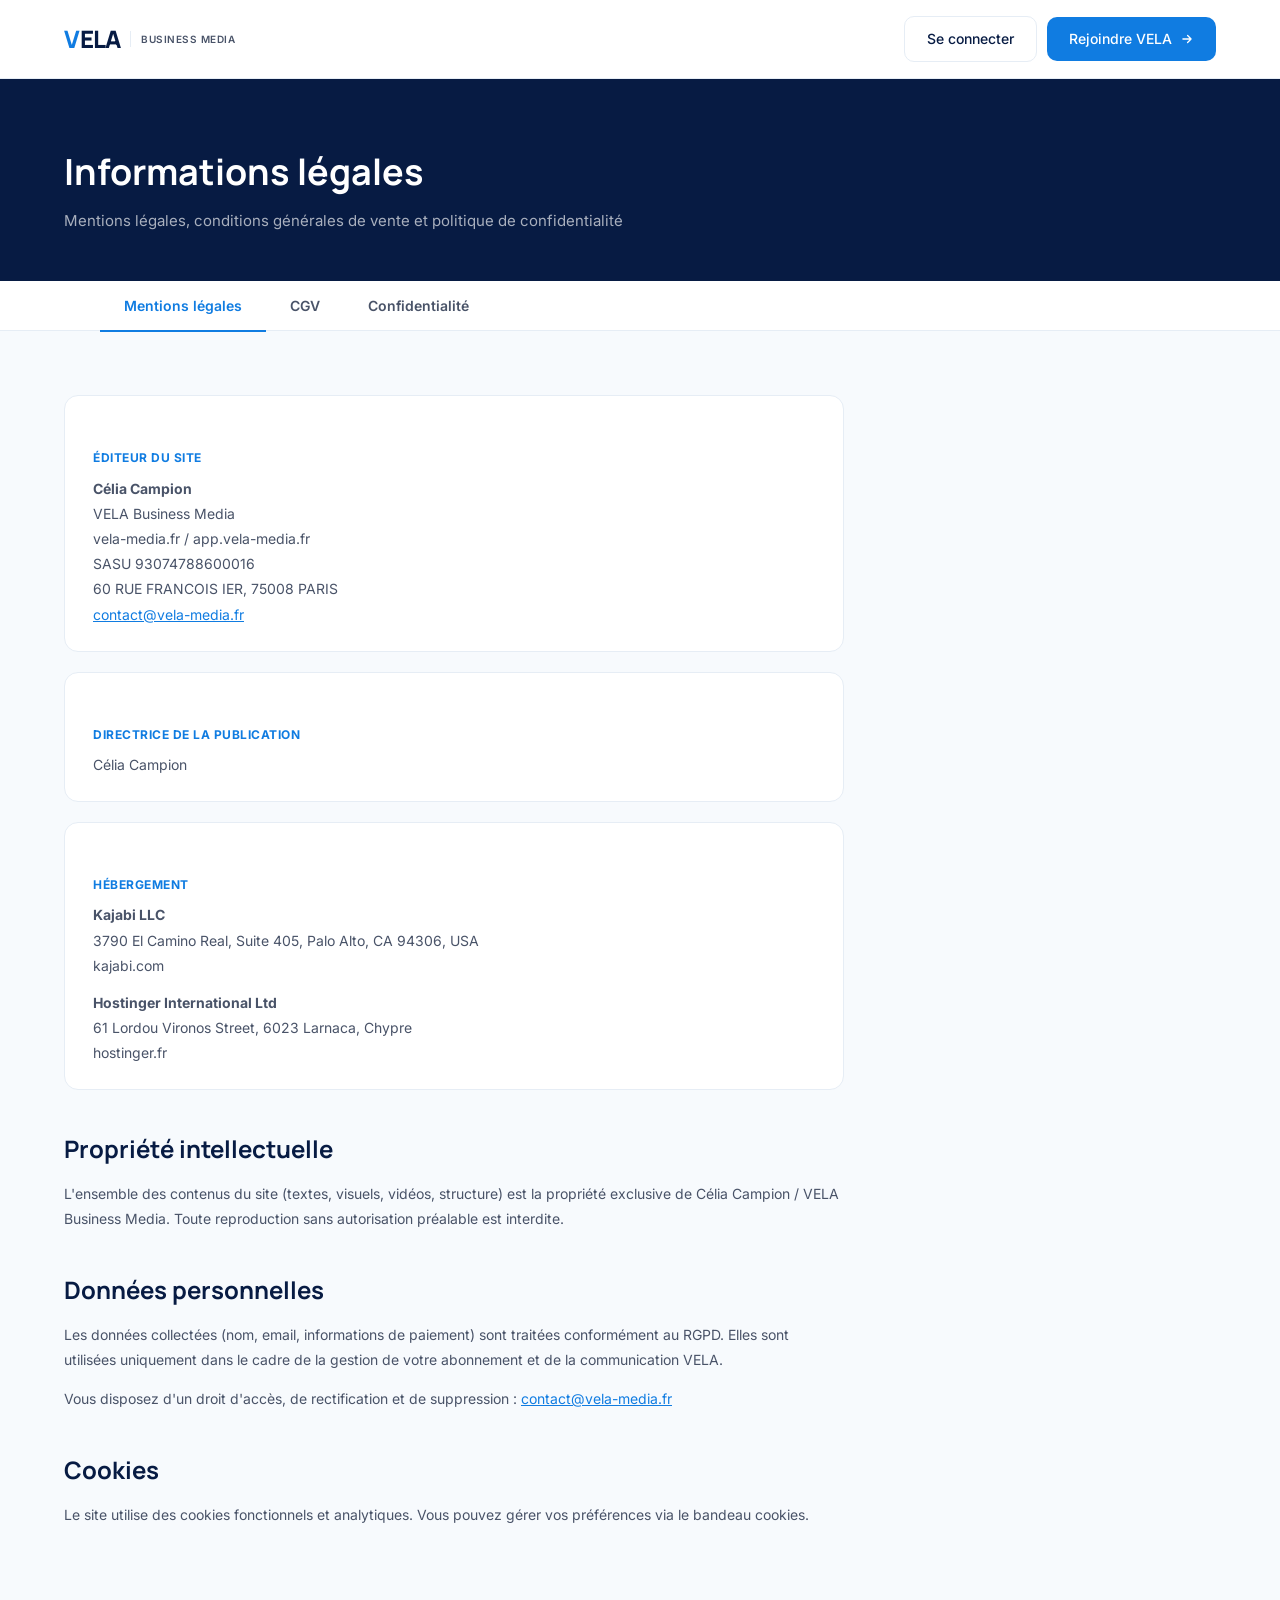
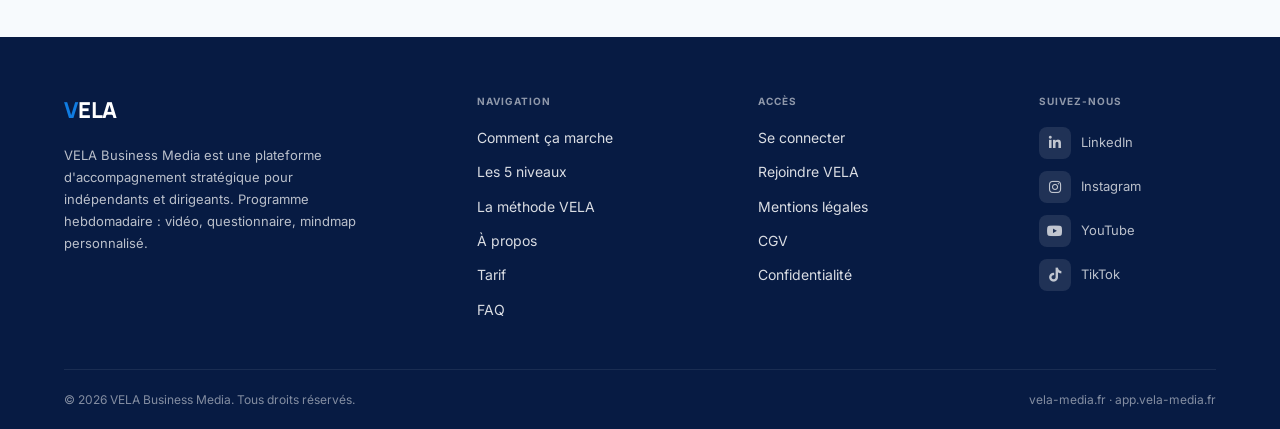
<file: legal.html>
<!DOCTYPE html>
<html lang="fr">
<head>
    <meta charset="UTF-8">
    <meta name="viewport" content="width=device-width, initial-scale=1.0">
    <title>Mentions légales – VELA Business Media</title>
    <link rel="preconnect" href="https://fonts.googleapis.com">
    <link rel="preconnect" href="https://fonts.gstatic.com" crossorigin>
    <link href="https://fonts.googleapis.com/css2?family=Inter:wght@400;500;600&family=Manrope:wght@600;700&display=swap" rel="stylesheet">
    <link rel="stylesheet" href="https://cdnjs.cloudflare.com/ajax/libs/font-awesome/6.5.0/css/all.min.css">
    <link rel="stylesheet" href="styles/main.css">
    <style>
        /* ── Legal page ─────────────────────────────────── */
        .legal-hero {
            background: var(--blue-dark);
            padding: 64px 0 48px;
        }
        .legal-hero h1 {
            font-family: var(--font-title);
            font-size: 36px;
            font-weight: 700;
            color: #fff;
            margin-bottom: 8px;
        }
        .legal-hero p {
            color: rgba(255,255,255,0.65);
            font-size: 15px;
        }

        /* ── Tabs ───────────────────────────────────────── */
        .legal-tabs-bar {
            background: var(--white);
            border-bottom: 1.5px solid var(--gray-border);
            position: sticky;
            top: 64px;
            z-index: 100;
        }
        .legal-tabs {
            display: flex;
            gap: 0;
            max-width: 1160px;
            margin: 0 auto;
            padding: 0 40px;
        }
        .legal-tab {
            padding: 16px 24px;
            font-size: 14px;
            font-weight: 600;
            color: var(--gray-text);
            cursor: pointer;
            border-bottom: 2.5px solid transparent;
            margin-bottom: -1.5px;
            transition: color 0.2s, border-color 0.2s;
            white-space: nowrap;
            background: none;
            border-top: none;
            border-left: none;
            border-right: none;
            font-family: var(--font-text);
        }
        .legal-tab:hover { color: var(--blue-primary); }
        .legal-tab.active {
            color: var(--blue-primary);
            border-bottom-color: var(--blue-primary);
        }

        /* ── Content ────────────────────────────────────── */
        .legal-body {
            padding: 64px 0 96px;
            background: var(--bg-main);
            flex: 1;
        }
        .legal-panel { display: none; }
        .legal-panel.active { display: block; }

        .legal-content {
            max-width: 780px;
        }

        .legal-content h2 {
            font-family: var(--font-title);
            font-size: 24px;
            font-weight: 700;
            color: var(--blue-dark);
            margin: 40px 0 12px;
        }
        .legal-content h2:first-child { margin-top: 0; }

        .legal-content h3 {
            font-size: 15px;
            font-weight: 700;
            color: var(--blue-dark);
            margin: 28px 0 8px;
            text-transform: uppercase;
            letter-spacing: 0.5px;
            font-size: 12px;
            color: var(--blue-primary);
        }

        .legal-content p {
            font-size: 14px;
            color: var(--gray-text);
            line-height: 1.8;
            margin-bottom: 14px;
        }

        .legal-content ul {
            padding-left: 20px;
            margin-bottom: 14px;
        }
        .legal-content ul li {
            font-size: 14px;
            color: var(--gray-text);
            line-height: 1.8;
            margin-bottom: 4px;
        }

        .legal-content .legal-block {
            background: var(--white);
            border-radius: 14px;
            border: 1px solid var(--gray-border);
            padding: 24px 28px;
            margin-bottom: 20px;
        }

        .legal-content .legal-block p,
        .legal-content .legal-block li { margin-bottom: 6px; }
        .legal-content .legal-block p:last-child { margin-bottom: 0; }

        .legal-article {
            margin-bottom: 36px;
            padding-bottom: 36px;
            border-bottom: 1px solid var(--gray-border);
        }
        .legal-article:last-child {
            border-bottom: none;
            margin-bottom: 0;
            padding-bottom: 0;
        }
        .legal-article-number {
            font-size: 11px;
            font-weight: 700;
            letter-spacing: 1px;
            text-transform: uppercase;
            color: var(--blue-primary);
            margin-bottom: 6px;
        }
        .legal-article h2 {
            margin-top: 0;
            font-size: 18px;
        }

        @media (max-width: 768px) {
            .legal-hero { padding: 48px 0 32px; }
            .legal-hero h1 { font-size: 26px; }
            .legal-tabs { padding: 0 16px; overflow-x: auto; }
            .legal-tab { padding: 14px 16px; font-size: 13px; }
            .legal-body { padding: 40px 0 64px; }
        }
    </style>
</head>
<body>

    <!-- Header -->
    <header class="header">
        <div class="container">
            <div class="header-content">
                <a href="index.html" class="logo" style="text-decoration:none;">
                    <div class="logo-main">
                        <span class="logo-v">V</span><span class="logo-text">ELA</span>
                    </div>
                    <span class="logo-sub">BUSINESS MEDIA</span>
                </a>
                <div class="header-actions">
                    <a href="https://app.vela-media.fr/login" target="_blank" rel="noopener" class="btn-secondary">Se connecter</a>
                    <a href="https://app.vela-media.fr/offers/Z2gnVSHb" target="_blank" rel="noopener" class="btn-primary">Rejoindre VELA <svg class="btn-arrow" width="14" height="14" viewBox="0 0 24 24" fill="none"><path d="M5 12h14M13 6l6 6-6 6" stroke="currentColor" stroke-width="2.2" stroke-linecap="round" stroke-linejoin="round"/></svg></a>
                </div>
            </div>
        </div>
    </header>

    <!-- Hero -->
    <section class="legal-hero">
        <div class="container">
            <h1>Informations légales</h1>
            <p>Mentions légales, conditions générales de vente et politique de confidentialité</p>
        </div>
    </section>

    <!-- Tabs bar -->
    <div class="legal-tabs-bar">
        <div class="legal-tabs">
            <button class="legal-tab active" data-tab="mentions">Mentions légales</button>
            <button class="legal-tab" data-tab="cgv">CGV</button>
            <button class="legal-tab" data-tab="confidentialite">Confidentialité</button>
        </div>
    </div>

    <!-- Content -->
    <div class="legal-body">
        <div class="container">
            <div class="legal-content">

                <!-- ── MENTIONS LÉGALES ── -->
                <div class="legal-panel active" id="panel-mentions">

                    <div class="legal-block">
                        <h3>Éditeur du site</h3>
                        <p><strong>Célia Campion</strong><br>
                        VELA Business Media<br>
                        vela-media.fr / app.vela-media.fr<br>
                        SASU 93074788600016<br>
                        60 RUE FRANCOIS IER, 75008 PARIS<br>
                        <a href="mailto:contact@vela-media.fr" style="color:var(--blue-primary)">contact@vela-media.fr</a></p>
                    </div>

                    <div class="legal-block">
                        <h3>Directrice de la publication</h3>
                        <p>Célia Campion</p>
                    </div>

                    <div class="legal-block">
                        <h3>Hébergement</h3>
                        <p><strong>Kajabi LLC</strong><br>
                        3790 El Camino Real, Suite 405, Palo Alto, CA 94306, USA<br>
                        kajabi.com</p>
                        <p style="margin-top:12px"><strong>Hostinger International Ltd</strong><br>
                        61 Lordou Vironos Street, 6023 Larnaca, Chypre<br>
                        hostinger.fr</p>
                    </div>

                    <h2>Propriété intellectuelle</h2>
                    <p>L'ensemble des contenus du site (textes, visuels, vidéos, structure) est la propriété exclusive de Célia Campion / VELA Business Media. Toute reproduction sans autorisation préalable est interdite.</p>

                    <h2>Données personnelles</h2>
                    <p>Les données collectées (nom, email, informations de paiement) sont traitées conformément au RGPD. Elles sont utilisées uniquement dans le cadre de la gestion de votre abonnement et de la communication VELA.</p>
                    <p>Vous disposez d'un droit d'accès, de rectification et de suppression : <a href="mailto:contact@vela-media.fr" style="color:var(--blue-primary)">contact@vela-media.fr</a></p>

                    <h2>Cookies</h2>
                    <p>Le site utilise des cookies fonctionnels et analytiques. Vous pouvez gérer vos préférences via le bandeau cookies.</p>

                </div>

                <!-- ── CGV ── -->
                <div class="legal-panel" id="panel-cgv">

                    <div class="legal-article">
                        <p class="legal-article-number">Article 1</p>
                        <h2>Identification de la société</h2>
                        <p>Les présentes Conditions Générales de Vente (CGV) sont proposées par <strong>VELA MÉDIA</strong>, marque exploitée par la société KiRoMa, société immatriculée sous le numéro SIREN 930 747 886, dont le siège social est situé au 60 Rue François 1er, 75008 Paris.</p>
                        <p>La société est représentée par Madame Célia Campion, Présidente Directrice Générale. Ci-après dénommée « VELA MÉDIA ».</p>
                        <p>Toute commande implique l'acceptation pleine et entière des présentes CGV par le client.</p>
                    </div>

                    <div class="legal-article">
                        <p class="legal-article-number">Article 2</p>
                        <h2>Objet</h2>
                        <p>Les présentes Conditions Générales de Vente ont pour objet de définir les modalités selon lesquelles VELA MÉDIA, marque exploitée par la société KiRoMa, propose et commercialise ses services, contenus, accompagnements et accès numériques.</p>
                        <p>VELA MÉDIA développe un écosystème éditorial et stratégique à destination des professionnels et particuliers souhaitant bénéficier de contenus à forte valeur ajoutée autour de l'entrepreneuriat, du positionnement, de la structuration d'activité, de la réflexion stratégique, du développement de marque et de l'accompagnement décisionnel.</p>
                        <p>Les services proposés peuvent notamment comprendre l'accès à une plateforme numérique sécurisée, des contenus vidéo, des questionnaires, des synthèses stratégiques, des échanges privés, des analyses, des documents confidentiels, ainsi que différentes prestations complémentaires de conseil, mentorat, accompagnement ou consulting.</p>
                        <p>VELA MÉDIA ne constitue pas une plateforme de formation professionnelle au sens réglementaire du terme, mais un environnement média, éditorial et stratégique proposant des contenus d'analyse, d'inspiration, de réflexion et d'accompagnement.</p>
                    </div>

                    <div class="legal-article">
                        <p class="legal-article-number">Article 3</p>
                        <h2>Acceptation des conditions</h2>
                        <p>Toute validation de devis, signature de contrat, paiement d'acompte ou commande implique l'adhésion sans réserve du client aux présentes CGV.</p>
                        <p>Le client reconnaît avoir pris connaissance des présentes CGV avant toute commande.</p>
                    </div>

                    <div class="legal-article">
                        <p class="legal-article-number">Article 4</p>
                        <h2>Devis et commandes</h2>
                        <p>Toute prestation fait l'objet soit d'un devis, soit d'un contrat, soit d'une proposition commerciale, soit d'une commande en ligne, soit d'une souscription à un abonnement.</p>
                        <p>La commande est considérée comme ferme et définitive après signature du devis ou contrat, ou validation électronique, ou paiement d'un acompte, ou règlement complet.</p>
                        <p>Toute demande complémentaire pourra faire l'objet d'une facturation additionnelle.</p>
                    </div>

                    <div class="legal-article">
                        <p class="legal-article-number">Article 5</p>
                        <h2>Tarifs</h2>
                        <p>Les prix sont exprimés en euros hors taxes (HT) ou toutes taxes comprises (TTC) selon le régime applicable. VELA MÉDIA se réserve le droit de modifier ses tarifs à tout moment. Les prestations sont facturées selon les tarifs en vigueur au jour de la commande.</p>
                        <p>Sauf mention contraire, les frais de déplacement, d'hébergement, de restauration, de location ou tout frais externe restent à la charge du client.</p>
                    </div>

                    <div class="legal-article">
                        <p class="legal-article-number">Article 6</p>
                        <h2>Modalités de paiement</h2>
                        <p>Sauf disposition particulière, un acompte de 30 % à 50 % peut être demandé à la commande, le solde est payable à réception de facture ou selon l'échéancier convenu.</p>
                        <p>Les règlements peuvent être effectués par virement bancaire, carte bancaire, prélèvement ou tout autre moyen validé par VELA MÉDIA.</p>
                        <p>Tout retard de paiement entraînera automatiquement des pénalités de retard au taux légal en vigueur, une indemnité forfaitaire de recouvrement de 40 €, ainsi que la suspension éventuelle des prestations.</p>
                    </div>

                    <div class="legal-article">
                        <p class="legal-article-number">Article 7</p>
                        <h2>Abonnements et programmes récurrents</h2>
                        <p>VELA MÉDIA propose notamment un abonnement mensuel donnant accès à un espace membre premium accessible en ligne via la plateforme Kajabi ou toute plateforme équivalente choisie par VELA MÉDIA.</p>
                        <p>L'abonnement est actuellement proposé au tarif de <strong>97 € HT par mois</strong>, sans engagement de durée.</p>
                        <p>L'accès abonné comprend notamment la mise à disposition d'un contenu vidéo hebdomadaire, d'un questionnaire stratégique hebdomadaire, d'une messagerie privée ainsi que d'un espace personnel sécurisé. Les vidéos restent accessibles pendant une durée de cinq semaines à compter de leur publication.</p>
                        <p>Les prestations de coaching individuel, consulting, accompagnement stratégique, événements, masterminds ou offres premium complémentaires ne sont pas incluses dans l'abonnement standard.</p>
                        <p>L'abonnement est renouvelé automatiquement à chaque échéance mensuelle via Stripe. La demande de résiliation peut être effectuée directement depuis la plateforme ou par écrit, sous réserve d'être transmise au minimum sept jours avant la prochaine échéance mensuelle. Toute période commencée reste intégralement due. La résiliation prendra effet à la date anniversaire suivant la demande.</p>
                        <p>En cas d'incident de paiement, VELA MÉDIA se réserve le droit de suspendre immédiatement l'accès à la plateforme jusqu'à régularisation.</p>
                    </div>

                    <div class="legal-article">
                        <p class="legal-article-number">Article 8</p>
                        <h2>Délais et livraison</h2>
                        <p>Les délais communiqués le sont à titre indicatif. VELA MÉDIA ne pourra être tenue responsable des retards causés par un manque de validation client, des éléments non transmis, des modifications successives, un cas de force majeure ou l'intervention de prestataires tiers.</p>
                    </div>

                    <div class="legal-article">
                        <p class="legal-article-number">Article 9</p>
                        <h2>Obligations du client</h2>
                        <p>Le client s'engage à fournir des informations exactes, transmettre les éléments nécessaires dans les délais, collaborer activement au bon déroulement des prestations, respecter les échéances de validation et régler les sommes dues.</p>
                    </div>

                    <div class="legal-article">
                        <p class="legal-article-number">Article 10</p>
                        <h2>Propriété intellectuelle</h2>
                        <p>L'ensemble des contenus, éléments graphiques, méthodes, frameworks, textes, vidéos, questionnaires, synthèses, visuels, documents, process, outils, mindmaps et contenus diffusés ou produits par VELA MÉDIA est protégé au titre du droit de la propriété intellectuelle.</p>
                        <p>L'abonnement souscrit confère uniquement un droit d'accès personnel, temporaire, non exclusif et non transférable. Toute reproduction, diffusion, partage ou exploitation non autorisée est strictement interdite. Les identifiants de connexion sont strictement personnels.</p>
                    </div>

                    <div class="legal-article">
                        <p class="legal-article-number">Article 11</p>
                        <h2>Confidentialité</h2>
                        <p>VELA MÉDIA et le client s'engagent à conserver confidentielles les informations échangées dans le cadre de la prestation. Cette obligation demeure applicable pendant toute la durée de la collaboration ainsi qu'après sa cessation.</p>
                    </div>

                    <div class="legal-article">
                        <p class="legal-article-number">Article 12</p>
                        <h2>Responsabilité</h2>
                        <p>VELA MÉDIA est tenue à une obligation de moyens. Les contenus proposés ont une vocation informative, éditoriale, stratégique et inspirationnelle. Ils ne constituent en aucun cas un conseil juridique, financier, comptable, fiscal ou médical, ni une garantie de résultat.</p>
                        <p>L'abonné demeure seul responsable des décisions et actions réalisées à partir des contenus proposés par VELA MÉDIA.</p>
                    </div>

                    <div class="legal-article">
                        <p class="legal-article-number">Article 13</p>
                        <h2>Annulation et report</h2>
                        <p>Toute annulation d'une prestation devra être formulée par écrit. Sauf disposition spécifique, tout acompte versé reste acquis, toute prestation commencée est due et tout report devra être validé conjointement.</p>
                    </div>

                    <div class="legal-article">
                        <p class="legal-article-number">Article 14</p>
                        <h2>Force majeure</h2>
                        <p>VELA MÉDIA ne pourra être tenue responsable d'un manquement résultant d'un événement de force majeure au sens du droit français.</p>
                    </div>

                    <div class="legal-article">
                        <p class="legal-article-number">Article 15</p>
                        <h2>Données personnelles et RGPD</h2>
                        <p>Dans le cadre de l'exploitation de ses services, VELA MÉDIA est amenée à collecter, traiter, stocker et utiliser certaines données personnelles des utilisateurs, abonnés, prospects et clients.</p>
                        <p>Ces données sont collectées afin de permettre la gestion des abonnements, l'exécution des prestations, la personnalisation de l'expérience utilisateur et le respect des obligations légales.</p>
                        <p>Dans le cadre du fonctionnement de ses services, VELA MÉDIA peut utiliser des outils tiers notamment : Kajabi, Podio, Stripe, Whimsical, Mindmeister, ChatGPT, Claude ou tout autre outil professionnel équivalent.</p>
                        <p>Conformément au RGPD, chaque utilisateur dispose d'un droit d'accès, de rectification, d'effacement, de limitation, d'opposition, de portabilité et de retrait du consentement. Toute demande peut être adressée à : <a href="mailto:contact@vela-media.fr" style="color:var(--blue-primary)">contact@vela-media.fr</a></p>
                        <h3>15.1 – Droit de rétractation</h3>
                        <p>Conformément aux articles L.221-18 et suivants du Code de la consommation, les clients particuliers disposent d'un délai de 14 jours pour exercer leur droit de rétractation. En validant sa souscription et en demandant un accès immédiat, l'utilisateur particulier reconnaît expressément renoncer à ce droit.</p>
                        <h3>15.2 – Médiation à la consommation</h3>
                        <p>Tout client particulier a le droit de recourir gratuitement à un dispositif de médiation de la consommation. Les coordonnées du médiateur seront mises à disposition sur le site internet de VELA MÉDIA dès leur désignation officielle.</p>
                    </div>

                    <div class="legal-article">
                        <p class="legal-article-number">Article 16</p>
                        <h2>Références clients</h2>
                        <p>Sauf refus écrit préalable, VELA MÉDIA pourra utiliser des retours d'expérience anonymisés, des captures anonymisées, des statistiques d'usage ou des témoignages à des fins de communication. Toute publication nominative fera l'objet d'une validation préalable.</p>
                    </div>

                    <div class="legal-article">
                        <p class="legal-article-number">Article 17</p>
                        <h2>Modération et comportement</h2>
                        <p>VELA MÉDIA se réserve le droit de suspendre ou supprimer un compte sans remboursement en cas de comportement toxique, non-respect des CGV, atteinte à l'image de VELA MÉDIA, partage non autorisé des contenus ou comportement incompatible avec les valeurs de la plateforme.</p>
                    </div>

                    <div class="legal-article">
                        <p class="legal-article-number">Article 18</p>
                        <h2>Évolution des services</h2>
                        <p>VELA MÉDIA se réserve le droit de faire évoluer à tout moment les contenus, formats, fonctionnalités, outils, supports ou modalités d'accès des services proposés. Ces évolutions ne pourront donner lieu à aucun remboursement.</p>
                    </div>

                    <div class="legal-article">
                        <p class="legal-article-number">Article 19</p>
                        <h2>Droit applicable</h2>
                        <p>Les présentes CGV sont soumises au droit français. En cas de litige, les parties s'engagent à rechercher une solution amiable avant toute procédure judiciaire. À défaut, les tribunaux compétents seront ceux du ressort du siège social de VELA MÉDIA.</p>
                    </div>

                    <div class="legal-article">
                        <p class="legal-article-number">Article 20</p>
                        <h2>Contact</h2>
                        <div class="legal-block">
                            <p><strong>VELA MÉDIA</strong> — Marque exploitée par la société KiRoMa<br>
                            SIREN : 930 747 886<br>
                            60 Rue François 1er, 75008 Paris<br>
                            Représentée par Célia Campion, Présidente Directrice Générale<br>
                            <a href="mailto:contact@vela-media.fr" style="color:var(--blue-primary)">contact@vela-media.fr</a></p>
                        </div>
                    </div>

                </div>

                <!-- ── CONFIDENTIALITÉ ── -->
                <div class="legal-panel" id="panel-confidentialite">

                    <div class="legal-block">
                        <h3>Qui sommes-nous ?</h3>
                        <p>VELA Business Media est une plateforme d'accompagnement stratégique éditée par KiRoMa Sasu, représentée par Célia Campion.</p>
                    </div>

                    <h2>Les informations que nous collectons</h2>
                    <p>Dans le cadre de votre abonnement et de votre accompagnement, nous collectons les informations que vous nous transmettez : nom, prénom, adresse email, informations relatives à votre entreprise (chiffre d'affaires, secteur, stade de développement), ainsi que vos réponses aux questionnaires et échanges via la messagerie.</p>

                    <h2>Comment nous utilisons vos informations</h2>
                    <p>Vos données sont utilisées exclusivement pour personnaliser votre parcours VELA et vous délivrer un accompagnement adapté à votre situation. Elles ne sont en aucun cas revendues ni transmises à des tiers.</p>

                    <h2>Confidentialité des échanges</h2>
                    <p>KiRoMa s'engage à garantir la stricte confidentialité de toutes les informations que vous partagez dans le cadre de votre accompagnement — qu'elles soient transmises par écrit ou à l'oral, via la plateforme, la messagerie ou lors des sessions visio. Ces informations sont utilisées uniquement dans le cadre de votre mission et ne seront conservées qu'aussi longtemps que votre accompagnement est actif.</p>

                    <h2>Vos droits</h2>
                    <p>Conformément au RGPD, vous disposez d'un droit d'accès, de rectification et de suppression de vos données. Pour toute demande, contactez-nous à : <a href="mailto:contact@vela-media.fr" style="color:var(--blue-primary)">contact@vela-media.fr</a></p>

                    <h2>Cookies</h2>
                    <p>Le site utilise des cookies fonctionnels nécessaires à son bon fonctionnement. Aucun cookie publicitaire n'est déposé sans votre consentement explicite.</p>

                </div>

            </div>
        </div>
    </div>

    <!-- Footer -->
    <footer class="footer">
        <div class="container">
            <div class="footer-main">
                <div class="footer-brand">
                    <div class="footer-logo">
                        <span class="footer-logo-v">V</span><span class="footer-logo-text">ELA</span>
                    </div>
                    <p class="footer-desc">VELA Business Media est une plateforme d'accompagnement stratégique pour indépendants et dirigeants. Programme hebdomadaire : vidéo, questionnaire, mindmap personnalisé.</p>
                </div>
                <div class="footer-nav">
                    <h4 class="footer-heading">Navigation</h4>
                    <ul>
                        <li><a href="index.html#comment-ca-marche">Comment ça marche</a></li>
                        <li><a href="index.html#les-5-niveaux">Les 5 niveaux</a></li>
                        <li><a href="index.html#la-methode">La méthode VELA</a></li>
                        <li><a href="index.html#a-propos">À propos</a></li>
                        <li><a href="index.html#tarif">Tarif</a></li>
                        <li><a href="index.html#faq">FAQ</a></li>
                    </ul>
                </div>
                <div class="footer-nav">
                    <h4 class="footer-heading">Accès</h4>
                    <ul>
                        <li><a href="https://app.vela-media.fr/login" target="_blank" rel="noopener">Se connecter</a></li>
                        <li><a href="https://app.vela-media.fr/offers/Z2gnVSHb" target="_blank" rel="noopener">Rejoindre VELA</a></li>
                        <li><a href="legal.html#mentions">Mentions légales</a></li>
                        <li><a href="legal.html#cgv">CGV</a></li>
                        <li><a href="legal.html#confidentialite">Confidentialité</a></li>
                    </ul>
                </div>
                <div class="footer-nav">
                    <h4 class="footer-heading">Suivez-nous</h4>
                    <div class="footer-social">
                        <a href="https://www.linkedin.com/company/velamediacelia" target="_blank" rel="noopener">
                            <span class="footer-social-icon"><i class="fa-brands fa-linkedin-in"></i></span>
                            LinkedIn
                        </a>
                        <a href="https://www.instagram.com/vela_media.fr/" target="_blank" rel="noopener">
                            <span class="footer-social-icon"><i class="fa-brands fa-instagram"></i></span>
                            Instagram
                        </a>
                        <a href="https://www.youtube.com/@VELA-Media-by-C%C3%A9lia-Campion" target="_blank" rel="noopener">
                            <span class="footer-social-icon"><i class="fa-brands fa-youtube"></i></span>
                            YouTube
                        </a>
                        <a href="https://www.tiktok.com/@celiacampion" target="_blank" rel="noopener">
                            <span class="footer-social-icon"><i class="fa-brands fa-tiktok"></i></span>
                            TikTok
                        </a>
                    </div>
                </div>
            </div>
            <div class="footer-bottom">
                <p>&copy; <span id="footer-year"></span> VELA Business Media. Tous droits réservés.</p>
                <p>vela-media.fr · app.vela-media.fr</p>
            </div>
        </div>
    </footer>

    <script>
        // Dynamic year
        document.getElementById('footer-year').textContent = new Date().getFullYear();

        // Tab switching
        const tabs = document.querySelectorAll('.legal-tab');
        const panels = document.querySelectorAll('.legal-panel');

        function activateTab(tabName) {
            tabs.forEach(t => t.classList.toggle('active', t.dataset.tab === tabName));
            panels.forEach(p => p.classList.toggle('active', p.id === 'panel-' + tabName));
        }

        tabs.forEach(tab => {
            tab.addEventListener('click', () => activateTab(tab.dataset.tab));
        });

        // Open tab from URL hash (legal.html#cgv, legal.html#confidentialite)
        const hash = window.location.hash.replace('#', '');
        if (hash && ['mentions', 'cgv', 'confidentialite'].includes(hash)) {
            activateTab(hash);
        }
    </script>
</body>
</html>
</file>
<file: styles/main.css>
* {
    margin: 0;
    padding: 0;
    box-sizing: border-box;
}

:root {
    --blue-primary: #107ce1;
    --blue-dark: #071b43;
    --bg-main: #F7FAFD;
    --white: #FFFFFF;
    --gray-border: #E6EDF5;
    --gray-text: #495368;
    --button-blue: #107ce1;

    --font-title: 'Manrope', sans-serif;
    --font-text: 'Inter', sans-serif;
}

html {
    scroll-behavior: smooth;
    height: 100%;
}

body {
    font-family: var(--font-text);
    color: var(--blue-dark);
    line-height: 1.6;
    background: var(--bg-main);
    min-height: 100vh;
    display: flex;
    flex-direction: column;
}

.container {
    max-width: 1200px;
    margin: 0 auto;
    padding: 0 24px;
}

/* ── Header ─────────────────────────────────────────── */
.header {
    background: var(--white);
    padding: 16px 0;
    border-bottom: 1px solid var(--gray-border);
    position: sticky;
    top: 0;
    z-index: 1000;
}

.header-content {
    display: flex;
    justify-content: space-between;
    align-items: center;
}

.logo {
    display: flex;
    align-items: center;
    gap: 10px;
    font-family: var(--font-title);
}

.logo-main {
    display: flex;
    align-items: baseline;
}

.logo-v {
    font-size: 24px;
    font-weight: 800;
    color: var(--blue-primary);
    line-height: 1;
}

.logo-text {
    font-size: 24px;
    font-weight: 800;
    color: var(--blue-dark);
    letter-spacing: -1px;
    line-height: 1;
}

.logo-sub {
    font-family: var(--font-text);
    font-size: 10px;
    font-weight: 600;
    color: var(--gray-text);
    letter-spacing: 0.5px;
    text-transform: uppercase;
    border-left: 1px solid var(--gray-border);
    padding-left: 10px;
}

.header-actions {
    display: flex;
    gap: 10px;
    align-items: center;
}

.header-home-link {
    display: inline-flex;
    align-items: center;
    justify-content: center;
    width: 40px;
    height: 40px;
    border-radius: 10px;
    border: 1px solid var(--gray-border);
    color: var(--blue-dark);
    font-size: 15px;
    text-decoration: none;
    transition: border-color 0.2s, background 0.2s;
    flex-shrink: 0;
}

.header-home-link:hover {
    background: var(--bg-main);
    border-color: var(--blue-primary);
}

/* ── Buttons ─────────────────────────────────────────── */
a.btn-primary, a.btn-secondary { text-decoration: none; }

.btn-primary {
    background: var(--button-blue);
    color: var(--white);
    padding: 11px 22px;
    border-radius: 10px;
    font-family: var(--font-text);
    font-weight: 500;
    font-size: 14px;
    cursor: pointer;
    border: none;
    transition: background 0.2s, transform 0.2s;
    display: inline-flex;
    align-items: center;
    gap: 8px;
}

.btn-arrow {
    transition: transform 0.2s;
}

.btn-primary:hover .btn-arrow {
    transform: translateX(3px);
}

.btn-primary:hover {
    background: #39a6e6;
    transform: translateY(-1px);
}

.btn-secondary {
    background: transparent;
    color: var(--blue-dark);
    padding: 11px 22px;
    border-radius: 10px;
    font-family: var(--font-text);
    font-weight: 500;
    font-size: 14px;
    cursor: pointer;
    border: 1px solid var(--gray-border);
    transition: border-color 0.2s, background 0.2s;
}

.btn-secondary:hover {
    background: var(--bg-main);
    border-color: var(--blue-primary);
}

.btn-large {
    padding: 14px 32px;
    font-size: 15px;
}

/* ── Hero ────────────────────────────────────────────── */
.hero {
    padding: 100px 0;
    position: relative;
    overflow: hidden;
    background: #EEF5FB;
}

.hero-bg {
    position: absolute;
    inset: 0;
    z-index: 0;
}

.hero-bg svg {
    width: 100%;
    height: 100%;
}

.hero .container {
    position: relative;
    z-index: 1;
}

.hero-content {
    display: grid;
    grid-template-columns: 1fr;
    max-width: 600px;
}

.hero-badge {
    display: inline-block;
    font-family: var(--font-text);
    font-size: 11px;
    font-weight: 600;
    letter-spacing: 0.08em;
    text-transform: uppercase;
    color: var(--blue-primary);
    background: #e8f3f9;
    border: 1px solid rgba(16, 124, 225, 0.25);
    border-radius: 20px;
    padding: 4px 10px;
    margin-bottom: 18px;
}

.hero-text h1 {
    font-family: var(--font-title);
    font-size: 52px;
    font-weight: 700;
    line-height: 1.2;
    color: var(--blue-dark);
    margin-bottom: 20px;
}

.hero-subtitle {
    font-size: 17px;
    color: var(--blue-dark);
    margin-bottom: 12px;
    max-width: 460px;
    line-height: 1.6;
}

.hero-desc {
    font-size: 15px;
    color: var(--gray-text);
    margin-bottom: 24px;
    max-width: 460px;
    line-height: 1.6;
}

.hero-price {
    display: flex;
    align-items: center;
    gap: 10px;
    margin-bottom: 24px;
}

.hero-price-amount {
    font-family: var(--font-title);
    font-size: 32px;
    font-weight: 700;
    color: var(--blue-dark);
    line-height: 1;
}

.hero-price-period {
    font-size: 14px;
    color: var(--gray-text);
    font-weight: 500;
}

.hero-price-badge {
    margin-left: 6px;
    background: #e8f3f9;
    color: var(--blue-primary);
    font-size: 12px;
    font-weight: 600;
    padding: 4px 12px;
    border-radius: 20px;
}

.hero-features {
    display: grid;
    grid-template-columns: auto auto;
    justify-content: start;
    gap: 10px 20px;
    list-style: none;
    padding: 0;
    margin-top: 22px;
}

.hero-features li {
    display: inline-flex;
    align-items: center;
    gap: 6px;
    font-size: 13px;
    font-weight: 500;
    color: var(--blue-dark);
}

.hero-features li svg {
    color: var(--blue-primary);
    flex-shrink: 0;
}

.hero-secondary-link {
    display: inline-block;
    margin-top: 18px;
    text-decoration: none;
    line-height: 1.5;
}

.hero-secondary-link-q {
    display: block;
    font-size: 13px;
    color: var(--gray-text);
}

.hero-secondary-link-cta {
    display: inline-flex;
    align-items: center;
    gap: 6px;
    font-size: 14px;
    font-weight: 600;
    color: var(--blue-primary);
    text-decoration: underline;
    text-decoration-color: transparent;
    text-underline-offset: 3px;
    transition: text-decoration-color 0.2s ease;
}

.hero-secondary-link:hover .hero-secondary-link-cta {
    text-decoration-color: currentColor;
}

.hero-secondary-link:hover .btn-arrow {
    transform: translateX(3px);
}

.hero-image {
    position: absolute;
    inset: 0;
    z-index: 0;
    pointer-events: none;
}

.hero-paysage {
    width: 100%;
    height: 100%;
    object-fit: cover;
    object-position: right center;
    display: block;
    mix-blend-mode: multiply;
}

.hero-plane-wrapper {
    position: relative;
    display: flex;
    align-items: center;
    justify-content: center;
    width: 100%;
}

.hero-sun {
    position: absolute;
    width: 220px;
    height: 220px;
    border-radius: 50%;
    background: #D6E9F8;
    z-index: 0;
}

.hero-video-placeholder {
    width: 100%;
    aspect-ratio: 16/9;
    max-width: 560px;
}

.hero-highlight {
    color: var(--blue-primary);
}

.hero-deltaplane {
    position: relative;
    z-index: 1;
    width: 80%;
    max-width: 380px;
    height: auto;
    animation: float 3s ease-in-out infinite;
    display: block;
}

@keyframes float {
    0%, 100% { transform: translateY(0px); }
    50% { transform: translateY(-16px); }
}

/* ── Credibility Strip ───────────────────────────────── */
.credibility-strip {
    background: var(--white);
    border-bottom: 1px solid var(--gray-border);
    padding: 18px 0;
}

.credibility-inner {
    display: flex;
    align-items: center;
    justify-content: center;
    gap: 14px;
    flex-wrap: wrap;
    text-align: center;
}

.credibility-photo {
    width: 40px;
    height: 40px;
    border-radius: 50%;
    object-fit: cover;
    flex-shrink: 0;
}

.credibility-inner p {
    font-size: 14px;
    color: var(--gray-text);
    margin: 0;
}

.credibility-inner p strong {
    color: var(--blue-dark);
}

/* ── Features ────────────────────────────────────────── */
.features {
    padding: 32px 0;
    background: var(--white);
    border-top: 1px solid var(--gray-border);
    border-bottom: 1px solid var(--gray-border);
}

.features-grid {
    display: grid;
    grid-template-columns: repeat(4, 1fr);
}

.feature-card {
    display: flex;
    align-items: flex-start;
    gap: 14px;
    padding: 20px 28px;
    border-right: 1px solid var(--gray-border);
    transition: background 0.2s;
}

.feature-card:last-child {
    border-right: none;
}

.feature-card:hover {
    background: var(--bg-main);
}

.feature-icon {
    width: 48px;
    height: 48px;
    border-radius: 12px;
    background: rgba(16, 124, 225, 0.10);
    border: 1px solid rgba(16, 124, 225, 0.25);
    display: flex;
    align-items: center;
    justify-content: center;
    flex-shrink: 0;
}

.feature-icon svg {
    width: 22px;
    height: 22px;
}

.feature-body h3 {
    font-family: var(--font-text);
    font-size: 11px;
    font-weight: 700;
    letter-spacing: 0.8px;
    text-transform: uppercase;
    color: var(--blue-dark);
    margin-bottom: 5px;
}

.feature-body p {
    font-size: 15px;
    color: var(--gray-text);
    line-height: 1.5;
}

/* ── Video Section ───────────────────────────────────── */
.video-section {
    padding: 80px 0;
    background: var(--bg-main);
}

.video-wrapper {
    position: relative;
    max-width: 960px;
    margin: 0 auto;
    border-radius: 20px;
    overflow: hidden;
    aspect-ratio: 16/9;
    box-shadow: 0 20px 60px rgba(2,17,55,0.14);
    border: 1px solid rgba(2,17,55,0.06);
}

.video-placeholder {
    background: #0d1828;
    display: flex;
    flex-direction: column;
    align-items: center;
    justify-content: center;
    gap: 20px;
    width: 100%;
    height: 100%;
    position: absolute;
    inset: 0;
    cursor: pointer;
    z-index: 2;
}

.video-player {
    position: absolute;
    inset: 0;
    width: 100%;
    height: 100%;
    z-index: 1;
}

.video-placeholder::before {
    content: '';
    position: absolute;
    inset: 0;
    background: radial-gradient(ellipse at center, rgba(74,138,184,0.15) 0%, transparent 65%);
    pointer-events: none;
}

.play-button {
    width: 68px;
    height: 68px;
    border-radius: 50%;
    background: var(--button-blue);
    color: var(--white);
    font-size: 22px;
    border: none;
    cursor: pointer;
    display: flex;
    align-items: center;
    justify-content: center;
    padding-left: 4px;
    position: relative;
    z-index: 1;
    transition: transform 0.2s, background 0.2s;
}

.play-button:hover {
    transform: scale(1.08);
    background: #2d5a7e;
}

.video-placeholder p {
    color: var(--white);
    text-align: center;
    font-size: 17px;
    font-weight: 500;
    position: relative;
    z-index: 1;
    line-height: 1.4;
}

/* ── Section Titles ──────────────────────────────────── */
.section-title {
    font-family: var(--font-title);
    font-size: 30px;
    font-weight: 700;
    color: var(--blue-dark);
    margin-bottom: 12px;
    text-align: center;
}

.section-title::after {
    content: '';
    display: block;
    width: 40px;
    height: 3px;
    background: var(--blue-primary);
    border-radius: 2px;
    margin: 10px auto 16px;
}

.section-intro {
    text-align: center;
    font-size: 15px;
    color: var(--gray-text);
    max-width: 580px;
    margin: 0 auto 36px;
    line-height: 1.6;
}

.section-title-bar {
    display: block;
    width: 40px;
    height: 3px;
    background: var(--button-blue);
    border-radius: 2px;
    margin: 0 auto 40px;
}

.section-subtitle {
    text-align: center;
    font-size: 15px;
    color: var(--gray-text);
    margin-bottom: 40px;
}

/* ── Pillars ─────────────────────────────────────────── */
.pillars {
    padding: 80px 0;
    background: var(--bg-main);
}

.pillars .section-title {
    margin-bottom: 8px;
}

.pillars-grid {
    display: grid;
    grid-template-columns: repeat(5, 1fr);
    gap: 18px;
    margin-top: 48px;
}

.pillar-card {
    background: var(--white);
    padding: 32px 16px;
    border-radius: 16px;
    border: 1px solid var(--gray-border);
    text-align: center;
    transition: box-shadow 0.2s, transform 0.2s;
    box-shadow: 0 2px 8px rgba(2,17,55,0.04);
}

.pillar-card:hover {
    box-shadow: 0 8px 24px rgba(2,17,55,0.09);
    transform: translateY(-3px);
}

.pillar-icon {
    width: 52px;
    height: 52px;
    border-radius: 12px;
    display: flex;
    align-items: center;
    justify-content: center;
    margin: 0 auto 16px;
    font-size: 22px;
}

.pillar-icon.admin      { background: rgba(47,107,255,0.10);  color: #2F6BFF; }
.pillar-icon.finance    { background: rgba(22,163,74,0.10);   color: #16A34A; }
.pillar-icon.commerce   { background: rgba(234,108,0,0.10);   color: #EA6C00; }
.pillar-icon.rh         { background: rgba(147,51,234,0.10);  color: #9333EA; }
.pillar-icon.production { background: rgba(220,38,38,0.10);   color: #DC2626; }

.pillar-name {
    font-family: var(--font-text);
    font-size: 16px;
    font-weight: 700;
    letter-spacing: 0.8px;
    text-transform: uppercase;
    margin-bottom: 10px;
}

.pillar-card p {
    font-size: 13px;
    color: var(--gray-text);
    line-height: 1.55;
}

/* Pillar colors */
.pillar-name.admin      { color: #2F6BFF; }
.pillar-name.finance    { color: #16A34A; }
.pillar-name.commerce   { color: #EA6C00; }
.pillar-name.rh         { color: #9333EA; }
.pillar-name.production { color: #DC2626; }

/* ── Dashboard ───────────────────────────────────────── */
.dashboard {
    padding: 80px 0;
    background: var(--bg-main);
}

.dashboard-content {
    display: grid;
    grid-template-columns: 1fr 1.4fr;
    gap: 60px;
    align-items: center;
}

.dashboard-text h2 {
    font-family: var(--font-title);
    font-size: 34px;
    font-weight: 700;
    color: var(--blue-dark);
    margin-bottom: 6px;
    line-height: 1.2;
}

.dashboard-text h2::after {
    content: '';
    display: block;
    width: 40px;
    height: 3px;
    background: var(--blue-primary);
    border-radius: 2px;
    margin: 10px 0 28px;
}

.dashboard-text > p {
    font-size: 15px;
    color: var(--gray-text);
    line-height: 1.65;
    margin-bottom: 20px;
}

.dashboard-features {
    list-style: none;
    display: flex;
    flex-direction: column;
    gap: 12px;
}

.dashboard-features li {
    font-size: 14px;
    color: var(--blue-dark);
    display: flex;
    align-items: center;
    gap: 12px;
    padding-left: 0;
}

.dashboard-features li:before {
    content: "✓";
    color: var(--button-blue);
    font-weight: 700;
    font-size: 16px;
    flex-shrink: 0;
}

.dashboard-image {
    display: flex;
    justify-content: center;
}

.dashboard-mockup {
    background: var(--white);
    border-radius: 16px;
    overflow: hidden;
    border: 1px solid var(--gray-border);
    box-shadow: 0 8px 32px rgba(2,17,55,0.08);
    width: 100%;
    max-width: 600px;
    display: flex;
    flex-direction: column;
    height: 400px;
}

.dashboard-header {
    background: var(--button-blue);
    color: var(--white);
    padding: 14px 20px;
    font-family: var(--font-title);
    font-weight: 700;
    font-size: 13px;
    display: flex;
    align-items: center;
    gap: 8px;
}

.dashboard-logo {
    display: flex;
    align-items: center;
    gap: 2px;
    font-size: 14px;
}

.logo-v-dash {
    color: var(--white);
    font-weight: 800;
}

.dashboard-wrapper {
    display: grid;
    grid-template-columns: 150px 1fr;
    gap: 0;
    flex: 1;
    overflow: hidden;
}

.dashboard-menu {
    background: var(--bg-main);
    padding: 12px 0;
    border-right: 1px solid var(--gray-border);
    display: flex;
    flex-direction: column;
    overflow-y: auto;
}

.menu-item {
    padding: 10px 12px;
    font-size: 11px;
    color: var(--gray-text);
    cursor: pointer;
    transition: all 0.2s;
    white-space: nowrap;
    overflow: hidden;
    text-overflow: ellipsis;
}

.menu-item:hover { 
    color: var(--blue-primary);
    background: rgba(106, 174, 214, 0.05);
}

.menu-item.active {
    color: var(--button-blue);
    background: rgba(106, 174, 214, 0.1);
    border-left: 3px solid var(--button-blue);
    padding-left: 9px;
    font-weight: 500;
}

.menu-item i {
    width: 14px;
    margin-right: 6px;
    text-align: center;
}

.dashboard-main {
    padding: 14px;
    flex: 1;
    display: flex;
    flex-direction: column;
    gap: 8px;
    overflow-y: auto;
    font-size: 12px;
}

.dashboard-header-content {
    border-bottom: 1px solid var(--gray-border);
    padding-bottom: 8px;
}

.dashboard-greeting {
    display: flex;
    flex-direction: column;
    gap: 2px;
}

.dashboard-greeting h4 {
    font-family: var(--font-title);
    font-size: 13px;
    font-weight: 600;
    color: var(--blue-dark);
    margin: 0;
}

.dashboard-category {
    font-size: 9px;
    font-weight: 700;
    text-transform: uppercase;
    letter-spacing: 0.3px;
    color: #2F6BFF;
}

.dashboard-progress {
    background: rgba(16, 124, 225, 0.06);
    border-radius: 8px;
    padding: 8px 10px;
}

.dashboard-progress-head {
    display: flex;
    align-items: center;
    justify-content: space-between;
    margin-bottom: 4px;
}

.dashboard-progress-head span:first-child {
    font-size: 9px;
    font-weight: 600;
    color: var(--gray-text);
    text-transform: uppercase;
    letter-spacing: 0.3px;
}

.dashboard-progress-percent {
    font-size: 10px;
    font-weight: 700;
    color: var(--blue-primary);
}

.dashboard-progress-track {
    display: flex;
    justify-content: space-between;
    gap: 2px;
}

.dashboard-progress-step {
    flex: 1;
    display: flex;
    flex-direction: column;
    align-items: center;
    gap: 4px;
}

.dashboard-progress-dot {
    width: 9px;
    height: 9px;
    border-radius: 50%;
    background: var(--gray-border);
}

.dashboard-progress-step.done .dashboard-progress-dot {
    background: var(--blue-primary);
}

.dashboard-progress-step-label {
    font-size: 7px;
    color: var(--gray-text);
    line-height: 1.2;
    text-align: center;
}

.dashboard-progress-step.done .dashboard-progress-step-label {
    color: var(--blue-dark);
    font-weight: 600;
}

.dashboard-theme {
    background: rgba(106, 174, 214, 0.08);
    border-radius: 8px;
    padding: 10px;
    border-left: 3px solid var(--button-blue);
}

.theme-label {
    font-size: 9px;
    font-weight: 600;
    color: var(--gray-text);
    text-transform: uppercase;
    letter-spacing: 0.3px;
    display: block;
    margin-bottom: 6px;
}

.dashboard-theme h3 {
    font-family: var(--font-title);
    font-size: 14px;
    font-weight: 600;
    color: var(--blue-dark);
    margin: 0;
}

.dashboard-section {
    display: flex;
    flex-direction: column;
    gap: 6px;
}

.dashboard-section h4 {
    font-family: var(--font-title);
    font-size: 12px;
    font-weight: 600;
    color: var(--blue-dark);
    margin: 0;
}

.dashboard-item {
    display: flex;
    align-items: flex-start;
    gap: 8px;
    padding: 8px;
    background: var(--bg-main);
    border-radius: 6px;
}

.dashboard-item.compact {
    padding: 6px;
    gap: 6px;
}

.item-icon {
    font-size: 12px;
    flex-shrink: 0;
    padding-top: 1px;
}

.item-content {
    flex: 1;
    display: flex;
    flex-direction: column;
    gap: 1px;
}

.item-title {
    font-weight: 500;
    color: var(--blue-dark);
    margin: 0;
    font-size: 10px;
}

.item-meta {
    color: var(--gray-text);
    margin: 0;
    font-size: 9px;
}

.item-date-small {
    color: var(--gray-text);
    margin: 0;
    font-size: 9px;
    font-weight: 500;
}

.item-time {
    font-size: 9px;
    color: var(--gray-text);
    flex-shrink: 0;
}

.item-link {
    font-size: 10px;
    color: var(--button-blue);
    text-decoration: none;
    font-weight: 500;
    padding: 0 6px;
}

/* ── Dashboard feature items ─────────────────────────── */
.dash-features {
    display: flex;
    flex-direction: column;
    gap: 22px;
    margin-top: 28px;
}

.dash-feature-item {
    display: flex;
    align-items: flex-start;
    gap: 14px;
}

.dash-feature-icon {
    width: 42px;
    height: 42px;
    border-radius: 10px;
    display: flex;
    align-items: center;
    justify-content: center;
    font-size: 16px;
    flex-shrink: 0;
}

.dash-feature-icon.videos { background: rgba(16,124,225,0.10); color: #107ce1; border: 1px solid rgba(16,124,225,0.22); }
.dash-feature-icon.tools  { background: rgba(16,124,225,0.10); color: #107ce1; border: 1px solid rgba(16,124,225,0.22); }
.dash-feature-icon.suivi  { background: rgba(16,124,225,0.10); color: #107ce1; border: 1px solid rgba(16,124,225,0.22); }

.dash-feature-body h4 {
    font-family: var(--font-title);
    font-size: 15px;
    font-weight: 700;
    color: var(--blue-dark);
    margin-bottom: 4px;
}

.dash-feature-body p {
    font-size: 14px;
    color: var(--gray-text);
    line-height: 1.5;
}

/* ── Dashboard mockup logo bar ───────────────────────── */
.dash-logo-bar {
    background: var(--white);
    padding: 10px 14px;
    border-bottom: 1px solid var(--gray-border);
    display: flex;
    align-items: center;
    gap: 10px;
    flex-shrink: 0;
}

.dash-logo-info {
    display: flex;
    flex-direction: column;
    gap: 1px;
}

.dash-logo-name {
    display: flex;
    align-items: baseline;
    font-family: var(--font-title);
    font-weight: 800;
    font-size: 13px;
    line-height: 1;
}

.dash-logo-v   { color: var(--blue-primary); }
.dash-logo-txt { color: var(--blue-dark); letter-spacing: -0.5px; }

.dash-logo-sub {
    font-size: 7px;
    font-weight: 600;
    letter-spacing: 0.4px;
    text-transform: uppercase;
    color: var(--gray-text);
}

.dash-progress-area {
    margin-left: auto;
    display: flex;
    align-items: center;
    gap: 6px;
    font-size: 9px;
    color: var(--gray-text);
    white-space: nowrap;
}

.dash-prog-bar {
    width: 56px;
    height: 4px;
    background: var(--gray-border);
    border-radius: 2px;
    overflow: hidden;
}

.dash-prog-fill {
    width: 66%;
    height: 100%;
    background: var(--blue-primary);
    border-radius: 2px;
}

.dash-prog-value {
    font-weight: 700;
    color: var(--blue-primary);
    font-size: 10px;
}

/* ── Levels ──────────────────────────────────────────── */
.levels {
    padding: 80px 0;
    background: var(--white);
}

.levels-grid {
    display: grid;
    grid-template-columns: repeat(5, 1fr);
    gap: 16px;
    align-items: stretch;
}

.level-card {
    background: var(--white);
    padding: 26px 16px;
    border-radius: 14px;
    border: 1.5px solid var(--gray-border);
    box-shadow: 0 4px 16px rgba(2,17,55,0.07);
    text-align: center;
    transition: box-shadow 0.2s, transform 0.2s;
    display: flex;
    flex-direction: column;
    align-items: center;
}

.level-card:hover {
    box-shadow: 0 8px 28px rgba(2,17,55,0.13);
    transform: translateY(-2px);
}

.level-name {
    font-family: var(--font-text);
    font-size: 16px;
    font-weight: 700;
    letter-spacing: 0.8px;
    height: 2.2em;
    display: flex;
    align-items: center;
    justify-content: center;
    text-transform: uppercase;
    margin-bottom: 0;
    flex-shrink: 0;
}

.level-sep {
    width: 32px;
    height: 2px;
    background: var(--gray-border);
    margin: 10px auto 14px;
    border-radius: 1px;
}

.level-card p {
    font-size: 13px;
    color: var(--gray-text);
    line-height: 1.5;
}

.level-ca {
    display: block;
    font-family: var(--font-text);
    font-size: 14px;
    font-weight: 600;
    letter-spacing: -0.01em;
    margin-top: 4px;
    flex-shrink: 0;
}

.level-ca.fondateurs     { color: #e8907c; }
.level-ca.lanceurs       { color: #7aa8ff; }
.level-ca.accelerateurs  { color: #4fb8d4; }
.level-ca.consolidateurs { color: #f0a055; }
.level-ca.capitaines     { color: #d9b045; }

.level-card .level-action {
    font-family: var(--font-title);
    font-size: 15px;
    font-weight: 700;
    letter-spacing: -0.01em;
    line-height: 1.3;
    margin: 0 0 8px;
    flex-shrink: 0;
}

.level-action.fondateurs     { color: #DC2626; }
.level-action.lanceurs       { color: #2F6BFF; }
.level-action.accelerateurs  { color: #0891B2; }
.level-action.consolidateurs { color: #EA6C00; }
.level-action.capitaines     { color: #CA8A04; }

/* Level colors */
.level-name.fondateurs     { color: #DC2626; }
.level-name.lanceurs       { color: #2F6BFF; }
.level-name.accelerateurs  { color: #0891B2; }
.level-name.consolidateurs { color: #EA6C00; }
.level-name.capitaines     { color: #CA8A04; }

.level-card.fondateurs     { border-color: #DC2626; }
.level-card.lanceurs       { border-color: #2F6BFF; }
.level-card.accelerateurs  { border-color: #0891B2; }
.level-card.consolidateurs { border-color: #EA6C00; }
.level-card.capitaines     { border-color: #CA8A04; }

.level-sep.fondateurs     { background: #DC2626; }
.level-sep.lanceurs       { background: #2F6BFF; }
.level-sep.accelerateurs  { background: #0891B2; }
.level-sep.consolidateurs { background: #EA6C00; }
.level-sep.capitaines     { background: #CA8A04; }

/* ── Journey ─────────────────────────────────────────── */
.journey {
    padding: 80px 0;
    background: var(--bg-main);
}

.journey-steps {
    display: flex;
    justify-content: center;
    align-items: stretch;
    gap: 10px;
    margin-top: 52px;
    position: relative;
}

.journey-addon {
    text-align: center;
    margin: 32px auto 0;
}

.journey-addon-text {
    font-size: 12px;
    color: var(--gray-text);
    opacity: 0.75;
}

.journey-addon-title {
    font-weight: 500;
}

.journey-addon-desc {
    font-weight: 400;
}

.step-arrow {
    color: #c8dff0;
    font-size: 16px;
    display: flex;
    align-items: center;
    justify-content: center;
    flex-shrink: 0;
    width: 24px;
}

.step {
    flex: 1;
    max-width: 220px;
    text-align: center;
    padding: 28px 18px 20px;
    position: relative;
    z-index: 1;
    background: var(--white);
    border-radius: 18px;
    box-shadow: 0 4px 18px rgba(2,17,55,0.07);
    border: 1px solid rgba(2,17,55,0.06);
    display: flex;
    flex-direction: column;
    align-items: center;
}

.step-num {
    font-family: var(--font-text);
    font-size: 10px;
    font-weight: 700;
    letter-spacing: 1.2px;
    color: var(--gray-text);
    opacity: 0.4;
    margin-bottom: 14px;
}

.step-circle {
    width: 52px;
    height: 52px;
    border-radius: 14px;
    display: flex;
    align-items: center;
    justify-content: center;
    margin: 0 auto 14px;
    font-size: 20px;
    border: 1px solid;
}

.step-video         { background: rgba(8,145,178,0.08);   color: #0891B2; border-color: rgba(8,145,178,0.18); }
.step-questionnaire { background: rgba(114,184,122,0.10);  color: #72b87a; border-color: rgba(114,184,122,0.22); }
.step-mindmap       { background: rgba(168,126,192,0.10);  color: #a87ec0; border-color: rgba(168,126,192,0.22); }
.step-progression   { background: rgba(196,149,58,0.10);   color: #c4953a; border-color: rgba(196,149,58,0.22); }

.step h3 {
    font-family: var(--font-text);
    font-size: 16px;
    font-weight: 700;
    letter-spacing: 0;
    text-transform: none;
    color: var(--blue-dark);
    margin-bottom: 10px;
}

.step p {
    font-size: 13px;
    color: var(--gray-text);
    line-height: 1.55;
    flex: 1;
}

.step-tags {
    display: flex;
    flex-wrap: wrap;
    justify-content: center;
    gap: 6px;
    margin-top: 16px;
}

.step-tag {
    font-size: 11px;
    font-weight: 600;
    padding: 4px 10px;
    border-radius: 20px;
}

.tag-video         { background: rgba(8,145,178,0.08);   color: #0891B2; }
.tag-questionnaire { background: rgba(114,184,122,0.10);  color: #72b87a; }
.tag-mindmap       { background: rgba(168,126,192,0.10);  color: #a87ec0; }
.tag-progression   { background: rgba(196,149,58,0.10);   color: #c4953a; }


/* ── Testimonials ────────────────────────────────────── */
.testimonials {
    padding: 80px 0;
    background: var(--white);
}

.testimonials-grid {
    display: grid;
    grid-template-columns: repeat(3, 1fr);
    gap: 20px;
}

.testimonial-card {
    border-radius: 18px;
    padding: 28px 26px;
    text-align: center;
    display: flex;
    flex-direction: column;
    align-items: center;
    background: var(--white);
    border: 1.5px solid var(--gray-border);
    box-shadow: 0 4px 16px rgba(2,17,55,0.07);
    transition: box-shadow 0.2s, transform 0.2s;
}

.testimonial-card:hover {
    box-shadow: 0 8px 28px rgba(2,17,55,0.13);
    transform: translateY(-2px);
}

.testimonial-avatar {
    width: 52px;
    height: 52px;
    border-radius: 50%;
    background: rgba(16, 124, 225, 0.10);
    display: flex;
    align-items: center;
    justify-content: center;
    color: var(--blue-primary);
    font-family: var(--font-title);
    font-weight: 700;
    font-size: 15px;
    margin-bottom: 16px;
}

.testimonial-quote {
    font-size: 14px;
    color: var(--gray-text);
    font-style: italic;
    line-height: 1.6;
    margin-bottom: 14px;
}

.testimonial-result {
    font-size: 13px;
    font-weight: 600;
    color: var(--blue-primary);
    margin-bottom: 10px;
}

.testimonial-name {
    font-size: 12px;
    color: var(--gray-text);
}

/* ── Pricing ─────────────────────────────────────────── */
.pricing {
    padding: 80px 0;
    background: var(--white);
}

.pricing-wrapper {
    display: grid;
    grid-template-columns: 1fr 1.2fr;
    gap: 72px;
    align-items: center;
}

.pricing-content {
    display: flex;
    flex-direction: column;
    gap: 0;
}

.pricing-content h2 {
    font-family: var(--font-title);
    font-size: 40px;
    font-weight: 700;
    color: var(--blue-dark);
    line-height: 1.2;
    margin-bottom: 0;
}

.pricing-content h2::after {
    content: '';
    display: block;
    width: 40px;
    height: 3px;
    background: var(--blue-primary);
    border-radius: 2px;
    margin: 10px 0 20px;
}

.pricing-intro {
    font-size: 15px;
    color: var(--gray-text);
    line-height: 1.6;
    margin-bottom: 28px;
}

.pricing-features {
    list-style: none;
    display: flex;
    flex-direction: column;
    gap: 13px;
}

.pricing-features li {
    font-size: 15px;
    color: var(--blue-dark);
    display: flex;
    align-items: center;
    gap: 12px;
}

.pricing-features li:before {
    content: "✓";
    color: var(--button-blue);
    font-weight: 700;
    font-size: 16px;
    flex-shrink: 0;
}


/* Pricing card (right side) */
.pricing-card {
    background: var(--white);
    border: 1.5px solid var(--gray-border);
    border-radius: 18px;
    padding: 36px 32px;
    box-shadow: 0 4px 20px rgba(2,17,55,0.06);
    display: flex;
    flex-direction: column;
    gap: 0;
}

.pricing-amount {
    display: flex;
    align-items: baseline;
    justify-content: center;
    gap: 10px;
    margin-bottom: 24px;
}

.amount {
    font-family: var(--font-title);
    font-size: 52px;
    font-weight: 700;
    color: var(--blue-dark);
    line-height: 1;
}

.period {
    font-size: 14px;
    color: var(--gray-text);
}

.pricing-note {
    font-size: 13px;
    color: var(--gray-text);
    margin-bottom: 24px;
    line-height: 1.5;
}

.btn-pricing-full {
    width: 100%;
    justify-content: center;
    padding: 15px 24px;
    font-size: 15px;
    font-weight: 600;
    border-radius: 12px;
}

.pricing-card-label {
    text-align: center;
    font-family: var(--font-title);
    font-size: 20px;
    font-weight: 700;
    color: var(--blue-dark);
    margin-bottom: 16px;
    line-height: 1.3;
}

.pricing-steps {
    list-style: none;
    padding: 0;
    margin: 0 0 24px;
    display: flex;
    flex-direction: column;
    gap: 10px;
    counter-reset: pricing-counter;
}

.pricing-steps li {
    counter-increment: pricing-counter;
    display: flex;
    align-items: flex-start;
    gap: 12px;
    font-size: 13px;
    color: var(--gray-text);
    line-height: 1.5;
}

.pricing-steps li::before {
    content: counter(pricing-counter);
    background: rgba(16, 124, 225, 0.1);
    color: var(--blue-primary);
    font-weight: 700;
    font-size: 11px;
    width: 22px;
    height: 22px;
    border-radius: 50%;
    display: flex;
    align-items: center;
    justify-content: center;
    flex-shrink: 0;
    margin-top: 1px;
}

.pricing-disclaimer {
    text-align: center;
    font-size: 11px;
    color: var(--gray-text);
    margin-top: 12px;
}

/* ── Trust ───────────────────────────────────────────── */
.trust {
    padding: 80px 0;
    background: var(--white);
}

.trust-content {
    display: grid;
    grid-template-columns: 1.4fr 0.7fr;
    gap: 72px;
    align-items: start;
}

/* Left column */
.trust-left {
    display: flex;
    flex-direction: column;
    gap: 16px;
}

.trust-photo-card {
    border-radius: 20px;
    overflow: hidden;
    background: #D6E9F8;
}

.trust-photo-img {
    width: 100%;
    height: auto;
    display: block;
    border-radius: 20px;
}

.trust-photo-placeholder {
    display: flex;
    flex-direction: column;
    align-items: center;
    justify-content: center;
    gap: 14px;
    min-height: 320px;
    padding: 40px;
}

.trust-photo-label {
    font-size: 13px;
    color: #7aaac8;
    font-weight: 500;
}

.trust-bio-card {
    background: var(--white);
    border: 1px solid var(--gray-border);
    border-radius: 14px;
    padding: 20px 24px;
    box-shadow: 0 2px 10px rgba(2,17,55,0.05);
}

.trust-bio-header {
    margin-bottom: 16px;
}

.trust-name {
    font-family: var(--font-title);
    font-size: 16px;
    font-weight: 700;
    color: var(--blue-dark);
    margin-bottom: 3px;
}

.trust-role {
    font-size: 13px;
    color: var(--gray-text);
}

.trust-stats {
    display: flex;
    gap: 32px;
}

.trust-stat {
    display: flex;
    flex-direction: column;
    gap: 2px;
}

.trust-stat-value {
    font-family: var(--font-title);
    font-size: 22px;
    font-weight: 700;
    color: var(--blue-primary);
    line-height: 1;
}

.trust-stat-label {
    font-size: 12px;
    color: var(--gray-text);
}

/* Right column */
.trust-text h2 {
    font-family: var(--font-title);
    font-size: 34px;
    font-weight: 700;
    color: var(--blue-dark);
    line-height: 1.2;
    margin-bottom: 0;
}

.trust-text h2::after {
    content: '';
    display: block;
    width: 40px;
    height: 3px;
    background: var(--blue-primary);
    border-radius: 2px;
    margin: 10px 0 24px;
}

.trust-quote {
    border-left: 3px solid var(--blue-primary);
    padding-left: 18px;
    margin: 0 0 24px;
    font-size: 15px;
    font-weight: 500;
    color: var(--blue-dark);
    line-height: 1.6;
    font-style: normal;
}

.trust-text p {
    font-size: 14px;
    color: var(--gray-text);
    line-height: 1.7;
    margin-bottom: 16px;
}

.trust-bullets {
    list-style: none;
    padding: 0;
    margin-top: 20px;
    display: flex;
    flex-direction: column;
    gap: 12px;
}

.trust-bullets li {
    font-size: 14px;
    color: var(--blue-dark);
    display: flex;
    align-items: center;
    gap: 10px;
}

.trust-bullets li::before {
    content: "✓";
    color: var(--blue-primary);
    font-weight: 700;
    font-size: 15px;
    flex-shrink: 0;
}

/* ── FAQ ─────────────────────────────────────────────── */
.faq {
    padding: 80px 0;
    background: var(--bg-main);
}

.faq-list {
    max-width: 760px;
    margin: 0 auto;
    background: var(--white);
    border-radius: 16px;
    border: 1px solid var(--gray-border);
    overflow: hidden;
}

.faq-item {
    border-bottom: 1px solid var(--gray-border);
}

.faq-item:last-child {
    border-bottom: none;
}

.faq-question {
    display: flex;
    justify-content: space-between;
    align-items: center;
    padding: 22px 28px;
    font-size: 15px;
    font-weight: 500;
    color: var(--blue-dark);
    cursor: pointer;
    list-style: none;
    gap: 16px;
    transition: background 0.2s;
}

.faq-question::-webkit-details-marker { display: none; }

.faq-question:hover {
    background: var(--bg-main);
}

.faq-chevron {
    color: var(--gray-text);
    flex-shrink: 0;
    transition: transform 0.25s ease;
}

.faq-item[open] .faq-chevron {
    transform: rotate(180deg);
}

.faq-item[open] .faq-question {
    color: var(--blue-primary);
}

.faq-answer {
    overflow: hidden;
    transition: height 0.25s ease-in-out;
}

.faq-answer {
    padding: 12px 28px 22px;
    font-size: 14px;
    color: var(--gray-text);
    line-height: 1.7;
}

/* ── Footer ──────────────────────────────────────────── */
.footer {
    background: var(--blue-dark);
    color: rgba(255,255,255,0.6);
    font-size: 13px;
    padding: 56px 0 0;
    margin-top: auto;
    flex-shrink: 0;
}

.footer-main {
    display: grid;
    grid-template-columns: 1.6fr 1fr 1fr 0.8fr;
    gap: 60px;
    padding-bottom: 48px;
    border-bottom: 1px solid rgba(255,255,255,0.08);
}

.footer-logo {
    display: flex;
    align-items: baseline;
    font-family: var(--font-title);
    font-weight: 800;
    font-size: 22px;
    margin-bottom: 16px;
}

.footer-logo-v   { color: var(--blue-primary); }
.footer-logo-text { color: #fff; letter-spacing: -0.5px; }

.footer-desc {
    font-size: 13px;
    color: rgba(255,255,255,0.72);
    line-height: 1.7;
    max-width: 300px;
}

.footer-heading {
    font-family: var(--font-text);
    font-size: 10px;
    font-weight: 700;
    letter-spacing: 1px;
    text-transform: uppercase;
    color: rgba(255,255,255,0.55);
    margin-bottom: 18px;
}

.footer-nav ul {
    list-style: none;
    display: flex;
    flex-direction: column;
    gap: 12px;
}

.footer-nav ul li a {
    color: rgba(255,255,255,0.85);
    text-decoration: none;
    font-size: 14px;
    transition: color 0.2s;
    position: relative;
}

.footer-nav ul li a::after {
    content: '';
    position: absolute;
    left: 0;
    bottom: -2px;
    width: 100%;
    height: 1px;
    background: #fff;
    transform: scaleX(0);
    transform-origin: left;
    transition: transform 0.25s ease;
}

.footer-nav ul li a:hover {
    color: #fff;
}

.footer-nav ul li a:hover::after {
    transform: scaleX(1);
}

.footer-social {
    display: flex;
    flex-direction: column;
    gap: 12px;
}

.footer-social a {
    display: flex;
    align-items: center;
    gap: 10px;
    color: rgba(255,255,255,0.72);
    text-decoration: none;
    font-size: 13px;
    transition: color 0.2s;
}

.footer-social a:hover {
    color: #fff;
}

.footer-social-icon {
    width: 32px;
    height: 32px;
    border-radius: 8px;
    background: rgba(255,255,255,0.1);
    display: flex;
    align-items: center;
    justify-content: center;
    font-size: 14px;
    flex-shrink: 0;
    transition: background 0.2s;
}

.footer-social a:hover .footer-social-icon {
    background: rgba(255,255,255,0.18);
}

.footer-bottom {
    display: flex;
    justify-content: space-between;
    align-items: center;
    padding: 20px 0;
    font-size: 12px;
    color: rgba(255,255,255,0.5);
}

.footer-bottom a {
    color: rgba(255,255,255,0.7);
    text-decoration: none;
    transition: color 0.2s;
}

.footer-bottom a:hover {
    color: #fff;
}

/* ── Responsive ──────────────────────────────────────── */

/* ─ Hero image sous le texte ≤1300px ───────────────── */
@media (max-width: 1300px) {
    /* Passer en colonne : texte au-dessus, image en dessous */
    .hero {
        display: flex;
        flex-direction: column;
        padding-bottom: 0;
    }

    .hero .container {
        order: 1;
        padding-top: 80px;
        padding-bottom: 56px;
    }

    .hero-image {
        position: relative;
        inset: auto;
        order: 2;
        width: 100%;
        height: 320px;
    }

    .hero-paysage {
        object-position: center 20%;
    }
}

/* ─ Tablet paysage ≤1024px ─────────────────────────── */
@media (max-width: 1024px) {
    /* Hero */
    .hero-content      { grid-template-columns: 1fr; }

    /* Features */
    .features-grid     { grid-template-columns: repeat(2, 1fr); }

    /* Levels & Pillars */
    .levels-grid       { grid-template-columns: repeat(3, 1fr); }
    .pillars-grid      { grid-template-columns: repeat(3, 1fr); }

    /* Dashboard */
    .dashboard-content { grid-template-columns: 1fr; gap: 48px; }
    .dashboard-mockup  { max-width: 100%; height: auto; min-height: 340px; }

    /* Trust */
    .trust-content     { grid-template-columns: 1fr; gap: 48px; }
    .trust-left        { max-width: 500px; margin: 0 auto; width: 100%; }
    .trust-photo-placeholder { min-height: 260px; }

    /* Pricing */
    .pricing-wrapper   { grid-template-columns: 1fr; gap: 48px; }
    .pricing-card      { max-width: 520px; margin: 0 auto; width: 100%; order: 2; }
    .pricing-content   { order: 1; }

    /* Footer */
    .footer-main       { grid-template-columns: 1fr 1fr; gap: 40px; }
    .footer-brand      { grid-column: 1 / -1; }
    .footer-desc       { max-width: 100%; }
}

/* ─ Tablet portrait ≤768px ─────────────────────────── */
@media (max-width: 768px) {
    /* Global */
    .container         { padding: 0 16px; }

    /* Section spacing */
    .video-section,
    .levels, .dashboard, .pillars,
    .journey, .trust, .pricing, .faq, .testimonials { padding: 56px 0; }

    /* Testimonials : 1 colonne */
    .testimonials-grid { grid-template-columns: 1fr; }

    /* Typography */
    .hero              { padding-bottom: 0; }
    .hero .container   { padding-top: 64px; padding-bottom: 48px; }
    .hero-image        { height: 240px; }
    .hero-text h1      { font-size: 32px; }
    .hero-subtitle     { font-size: 15px; }
    .hero-features     { gap: 12px; }
    .section-title     { font-size: 24px; }
    .section-intro     { font-size: 14px; }

    /* Header : masquer le sous-titre logo */
    .logo-sub          { display: none; }

    /* Features : 2 colonnes avec bordures adaptées */
    .features-grid     { grid-template-columns: repeat(2, 1fr); }
    .feature-card      { border-right: none; border-bottom: 1px solid var(--gray-border); }
    .feature-card:nth-child(odd)    { border-right: 1px solid var(--gray-border); }
    .feature-card:last-child        { border-bottom: none; }
    .feature-card:nth-last-child(2) { border-bottom: none; }

    /* Levels & Pillars : 2 colonnes */
    .levels-grid       { grid-template-columns: repeat(2, 1fr); }
    .pillars-grid      { grid-template-columns: repeat(2, 1fr); }

    /* Dashboard mockup : masquer le menu latéral */
    .dashboard-mockup  { height: auto; }
    .dashboard-wrapper { grid-template-columns: 1fr; }
    .dashboard-menu    { display: none; }
    .dashboard-main    { padding: 12px; }

    /* Journey : empilé verticalement */
    .journey-steps     { flex-direction: column; align-items: center; gap: 12px; }
    .step              { max-width: 340px; width: 100%; }
    .step-arrow        { margin-top: 0; align-self: center; transform: rotate(90deg); width: auto; }

    /* Trust */
    .trust-content     { grid-template-columns: 1fr; gap: 40px; }
    .trust-left        { max-width: 460px; margin: 0 auto; width: 100%; }
    .trust-photo-placeholder { min-height: 220px; }
    .trust-text h2     { font-size: 26px; }

    /* Pricing */
    .pricing-wrapper   { gap: 36px; }
    .pricing-content h2 { font-size: 28px; }

    /* FAQ */
    .faq-question      { padding: 18px 20px; font-size: 14px; }
    .faq-answer        { padding: 0 20px 18px; }

    /* Footer */
    .footer-main       { grid-template-columns: 1fr; gap: 32px; padding-bottom: 32px; }
    .footer-brand      { grid-column: auto; }
    .footer-desc       { max-width: 100%; }
    .footer-bottom     { flex-direction: column; gap: 6px; text-align: center; padding: 16px 0; }
}

/* ─ Mobile ≤480px ──────────────────────────────────── */
@media (max-width: 480px) {
    /* Global */
    .container         { padding: 0 14px; }

    /* Section spacing */
    .video-section,
    .levels, .dashboard, .pillars,
    .journey, .trust, .pricing, .faq, .testimonials { padding: 44px 0; }

    /* Hero */
    .hero              { padding-bottom: 0; }
    .hero .container   { padding-top: 52px; padding-bottom: 40px; }
    .hero-image        { height: 190px; }
    .hero-text h1      { font-size: 26px; }
    .hero-badge        { font-size: 10px; padding: 3px 9px; }
    .btn-large         { width: 100%; justify-content: center; padding: 13px 18px; font-size: 14px; }
    .hero-features     { grid-template-columns: 1fr; gap: 8px; }
    .hero-features li  { font-size: 12px; }

    /* Header */
    .logo-sub                       { display: none; }
    .header-actions .btn-secondary  { display: none; }

    /* Features : 1 colonne */
    .features-grid     { grid-template-columns: 1fr; }
    .feature-card      { border-right: none; border-bottom: 1px solid var(--gray-border); }
    .feature-card:nth-child(odd)    { border-right: none; }
    .feature-card:nth-last-child(2) { border-bottom: 1px solid var(--gray-border); }
    .feature-card:last-child        { border-bottom: none; }

    /* Levels & Pillars : 1 colonne */
    .levels-grid       { grid-template-columns: 1fr; }
    .pillars-grid      { grid-template-columns: 1fr; }

    /* Journey */
    .step              { max-width: 100%; }
    .journey-addon-text { font-size: 11px; }

    /* Trust */
    .trust-text h2     { font-size: 22px; }
    .trust-photo-placeholder { min-height: 180px; }
    .trust-stats       { gap: 20px; }

    /* Pricing */
    .pricing-content h2 { font-size: 22px; }
    .pricing-card      { padding: 26px 18px; }
    .amount            { font-size: 40px; }
    .pricing-features li { font-size: 14px; }

    /* FAQ */
    .faq-question      { padding: 15px 16px; font-size: 13px; }
    .faq-answer        { padding: 0 16px 15px; font-size: 13px; }

    /* Footer */
    .footer            { padding: 40px 0 0; }
    .footer-logo       { font-size: 18px; }
    .footer-bottom     { padding: 14px 0; font-size: 11px; }
}
</file>
<file: styles/diagnostic.css>
/* ── Diagnostic page (diagnostic.html) — styles spécifiques ─────────────
   Réutilise les tokens et couleurs déjà définis dans main.css
   (--blue-primary, --blue-dark, --gray-text, --white, --gray-border).
   Ne redéfinit que ce qui est propre à cette page. */

.commencer-page {
    background: linear-gradient(180deg, #fff 0%, #f6fbff 100%);
    padding: 50px 0 72px;
    position: relative;
    overflow: hidden;
    flex: 1;
}
.commencer-page::before {
    content: "";
    position: absolute;
    right: -120px;
    top: -150px;
    width: 360px;
    height: 360px;
    border-radius: 50%;
    border: 36px solid rgba(10,125,235,.08);
    pointer-events: none;
}
.commencer-page::after {
    content: "";
    position: absolute;
    left: -150px;
    bottom: -190px;
    width: 360px;
    height: 360px;
    border-radius: 50%;
    border: 44px solid rgba(10,125,235,.06);
    pointer-events: none;
}

/* Hero layout */
.commencer-hero {
    display: grid;
    grid-template-columns: 1.08fr 0.92fr;
    gap: 76px;
    align-items: start;
    margin-bottom: 48px;
}

/* Headings */
.commencer-h1 {
    font-family: var(--font-title);
    color: var(--blue-dark);
    font-weight: 700;
    font-size: clamp(38px, 5vw, 58px);
    line-height: 1.2;
    margin: 0 0 20px;
}
.commencer-h1 .highlight { color: var(--blue-primary); }

.commencer-lead {
    font-size: 17px;
    line-height: 1.6;
    color: var(--blue-dark);
    margin: 0 0 12px;
}
.commencer-sublead {
    font-size: 15px;
    line-height: 1.6;
    color: var(--gray-text);
    margin: 0 0 24px;
}

/* CTA area */
.commencer-actions {
    display: flex;
    align-items: center;
    gap: 24px;
    flex-wrap: wrap;
    margin: 28px 0 34px;
}
.commencer-reassurance {
    display: flex;
    align-items: center;
    gap: 14px;
    flex-wrap: wrap;
    color: var(--blue-dark);
    font-size: 13px;
    font-weight: 500;
}
.commencer-reassurance span {
    display: inline-flex;
    align-items: center;
    gap: 7px;
}
.commencer-reassurance i {
    font-size: 12px;
    color: var(--blue-primary);
}
.commencer-reassurance span:not(:last-child) {
    padding-right: 14px;
    border-right: 1px solid #DCEBFA;
}

/* Proof cards */
.commencer-proofs {
    display: grid;
    gap: 12px;
    margin-top: 20px;
}
.commencer-proof {
    display: flex;
    align-items: center;
    gap: 16px;
    background: rgba(255,255,255,.72);
    border: 1px solid #DCEBFA;
    border-radius: 18px;
    padding: 16px 20px;
    box-shadow: 0 8px 24px rgba(7,27,73,.025);
}
.commencer-proof-icon {
    width: 42px;
    height: 42px;
    border-radius: 14px;
    background: rgba(16, 124, 225, 0.10);
    color: var(--blue-primary);
    display: grid;
    place-items: center;
    flex: 0 0 auto;
    font-size: 17px;
}
.commencer-proof strong {
    display: block;
    color: var(--blue-dark);
    font-size: 16px;
    font-weight: 700;
    margin-bottom: 3px;
}
.commencer-proof span {
    display: block;
    color: var(--gray-text);
    font-size: 14px;
    line-height: 1.45;
}

/* Side card */
.commencer-side-card {
    background: rgba(255,255,255,.88);
    border: 1px solid #DCEBFA;
    border-radius: 26px;
    box-shadow: 0 20px 60px rgba(7,27,73,.07);
    padding: 38px 40px;
    margin-top: 80px;
}
.commencer-lock-icon {
    width: 64px;
    height: 64px;
    border-radius: 22px;
    background: var(--white);
    display: grid;
    place-items: center;
    color: var(--blue-primary);
    font-size: 26px;
    box-shadow: 0 14px 38px rgba(10,125,235,.10);
    margin-bottom: 28px;
}
.commencer-side-card h2 {
    font-family: var(--font-title);
    color: var(--blue-dark);
    font-size: 26px;
    line-height: 1.2;
    letter-spacing: -.03em;
    margin: 0 0 18px;
    font-weight: 700;
}
.commencer-side-card p {
    margin: 0;
    color: var(--gray-text);
    font-size: 15px;
    line-height: 1.7;
}
.commencer-mini-list {
    display: grid;
    gap: 0;
    margin-top: 24px;
}
.commencer-mini-item {
    display: flex;
    gap: 16px;
    align-items: flex-start;
    padding: 20px 0;
    border-top: 1px solid #DCEBFA;
}
.commencer-mini-item:last-child { padding-bottom: 0; }
.commencer-check {
    width: 24px;
    height: 24px;
    border-radius: 50%;
    background: var(--blue-primary);
    color: white;
    display: grid;
    place-items: center;
    flex: 0 0 auto;
    font-size: 11px;
    margin-top: 1px;
}
.commencer-mini-item strong {
    display: block;
    color: var(--blue-dark);
    font-size: 15px;
    font-weight: 700;
    margin-bottom: 4px;
}
.commencer-mini-item span {
    display: block;
    color: var(--gray-text);
    font-size: 14px;
    line-height: 1.5;
}

/* Steps section */
.commencer-steps {
    background: rgba(255,255,255,.72);
    border: 1px solid #DCEBFA;
    border-radius: 28px;
    padding: 30px 34px 34px;
    box-shadow: 0 22px 70px rgba(7,27,73,.055);
}
.commencer-steps-kicker {
    font-size: 13px;
    font-weight: 700;
    letter-spacing: .09em;
    text-transform: uppercase;
    color: var(--blue-primary);
    margin-bottom: 20px;
}
.commencer-steps-grid {
    display: grid;
    grid-template-columns: repeat(4, 1fr);
    gap: 18px;
    align-items: start;
}
.commencer-step {
    position: relative;
    text-align: center;
    padding: 12px 12px 0;
}
.commencer-step:not(:last-child)::after {
    content: "";
    position: absolute;
    top: 52px;
    right: -36px;
    width: 60px;
    border-top: 2px dashed #BEDAF6;
}
.commencer-step-num {
    width: 30px;
    height: 30px;
    border-radius: 50%;
    background: rgba(16, 124, 225, 0.10);
    color: var(--blue-primary);
    font-size: 13px;
    font-weight: 700;
    display: grid;
    place-items: center;
    margin: 0 auto 14px;
}
.commencer-step-icon {
    width: 64px;
    height: 64px;
    border-radius: 50%;
    background: rgba(16, 124, 225, 0.10);
    display: grid;
    place-items: center;
    margin: 0 auto 14px;
    color: var(--blue-primary);
    font-size: 24px;
    border: 1px solid #D9EBFD;
}
.commencer-step h3 {
    font-size: 15px;
    font-weight: 700;
    color: var(--blue-dark);
    margin: 0 0 7px;
}
.commencer-step p {
    font-size: 13px;
    line-height: 1.5;
    color: var(--gray-text);
    margin: 0;
}

/* Small note */
.commencer-small-note {
    margin-top: 20px;
    padding: 14px 18px;
    border-radius: 16px;
    background: linear-gradient(90deg, rgba(238,246,255,.92), rgba(255,255,255,.72));
    color: var(--gray-text);
    font-size: 14px;
    line-height: 1.5;
    text-align: center;
}
.commencer-small-note strong { color: var(--blue-dark); }

/* Responsive */
@media (max-width: 980px) {
    .commencer-hero { grid-template-columns: 1fr; gap: 30px; }
    .commencer-side-card { margin-top: 0; }
    .commencer-steps-grid { grid-template-columns: 1fr 1fr; }
    .commencer-step:not(:last-child)::after { display: none; }
}
@media (max-width: 640px) {
    .commencer-h1 { font-size: 36px; }
    .commencer-side-card { padding: 26px; }
    .commencer-steps { padding: 22px; }
    .commencer-steps-grid { grid-template-columns: 1fr; }
    .commencer-actions { flex-direction: column; align-items: flex-start; }
    .commencer-reassurance span:not(:last-child) { border-right: 0; padding-right: 0; }
    .btn-primary.btn-large { width: 100%; justify-content: center; }
}
</file>
